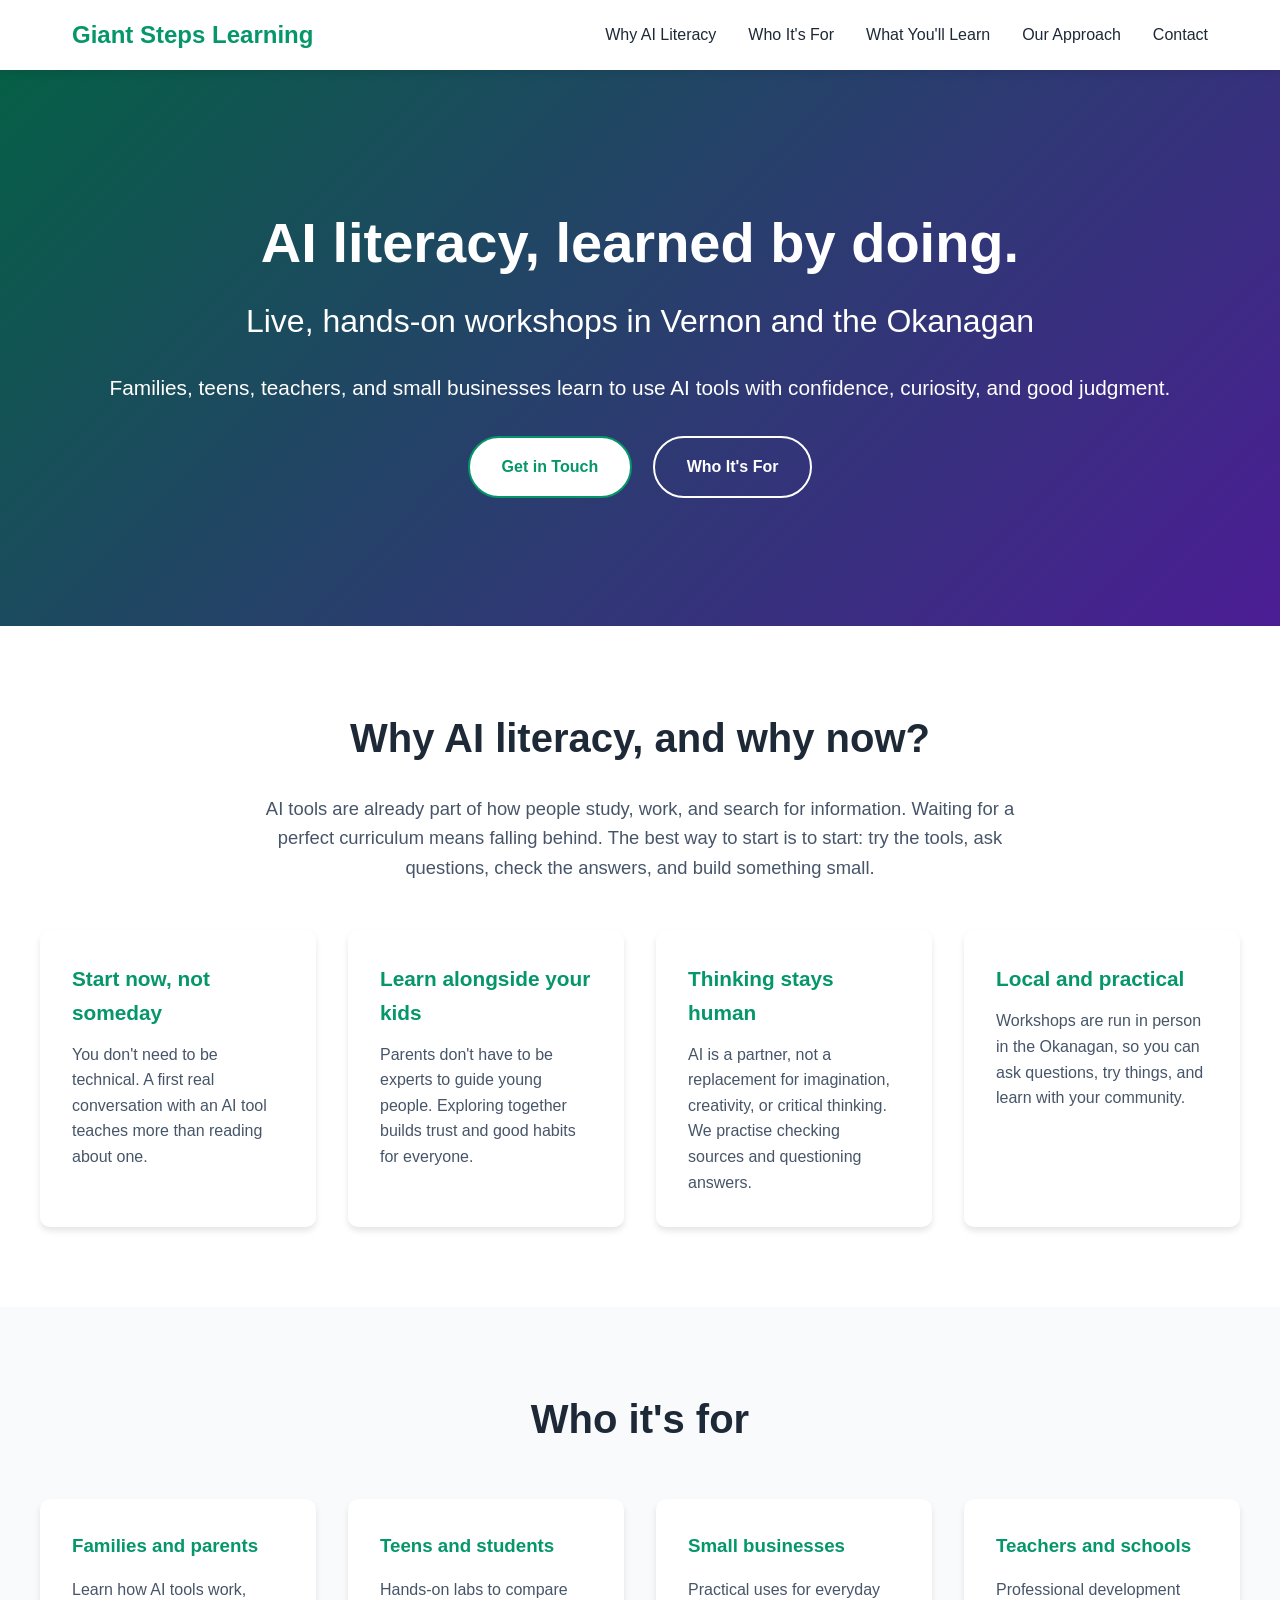
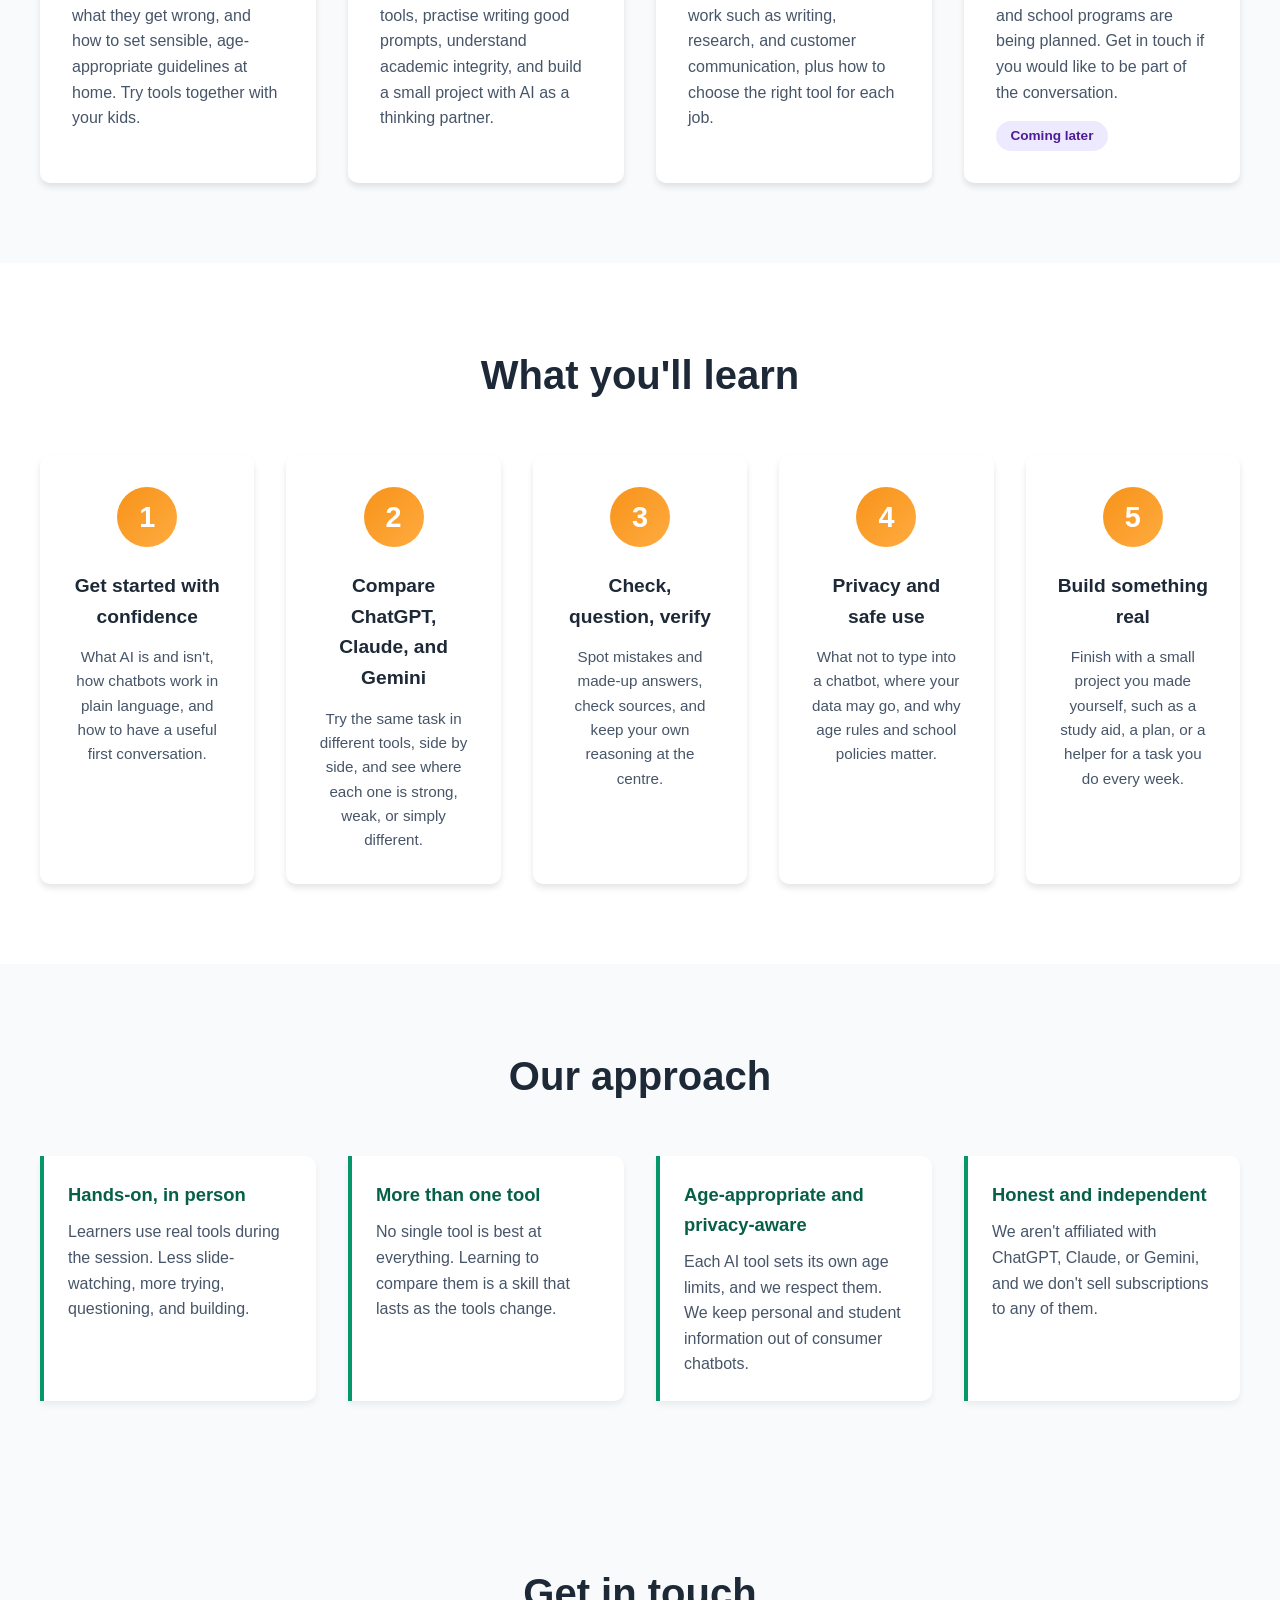
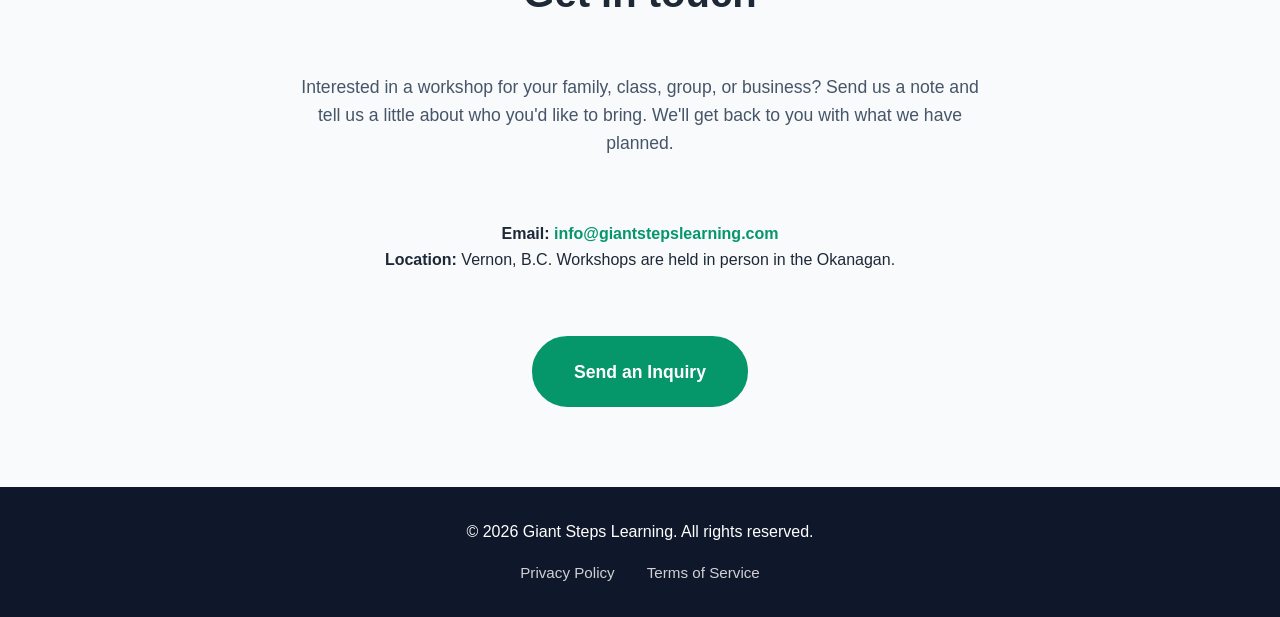
<file: index.html>
<!DOCTYPE html>
<html lang="en">
<head>
    <meta charset="UTF-8">
    <meta name="viewport" content="width=device-width, initial-scale=1.0">
    <title>AI Literacy Workshops in Vernon, B.C. | Giant Steps Learning</title>
    <meta name="description" content="Giant Steps Learning offers live, hands-on AI literacy workshops in Vernon and the Okanagan for families, teens, teachers, and small businesses. Learn ChatGPT, Claude, and Gemini side by side.">
    <link rel="stylesheet" href="style.css?v=20261115">
</head>
<body>
    <nav>
        <div class="nav-container">
            <a class="logo" href="index.html">Giant Steps Learning</a>
            <ul class="nav-links">
                <li><a href="#why-ai">Why AI Literacy</a></li>
                <li><a href="#who-its-for">Who It's For</a></li>
                <li><a href="#what-you-learn">What You'll Learn</a></li>
                <li><a href="#approach">Our Approach</a></li>
                <li><a href="#contact">Contact</a></li>
            </ul>
        </div>
    </nav>

    <section class="hero">
        <div class="hero-content">
            <h1>AI literacy, learned by doing.</h1>
            <h2>Live, hands-on workshops in Vernon and the Okanagan</h2>
            <p>Families, teens, teachers, and small businesses learn to use AI tools with confidence, curiosity, and good judgment.</p>
            <a href="#contact" class="cta-button">Get in Touch</a>
            <a href="#who-its-for" class="secondary-button">Who It's For</a>
        </div>
    </section>

    <section id="why-ai" class="section">
        <div class="container">
            <h2>Why AI literacy, and why now?</h2>
            <p class="section-lead">AI tools are already part of how people study, work, and search for information. Waiting for a perfect curriculum means falling behind. The best way to start is to start: try the tools, ask questions, check the answers, and build something small.</p>
            <div class="why-btc-grid four-up">
                <div class="btc-benefit">
                    <h3>Start now, not someday</h3>
                    <p>You don't need to be technical. A first real conversation with an AI tool teaches more than reading about one.</p>
                </div>
                <div class="btc-benefit">
                    <h3>Learn alongside your kids</h3>
                    <p>Parents don't have to be experts to guide young people. Exploring together builds trust and good habits for everyone.</p>
                </div>
                <div class="btc-benefit">
                    <h3>Thinking stays human</h3>
                    <p>AI is a partner, not a replacement for imagination, creativity, or critical thinking. We practise checking sources and questioning answers.</p>
                </div>
                <div class="btc-benefit">
                    <h3>Local and practical</h3>
                    <p>Workshops are run in person in the Okanagan, so you can ask questions, try things, and learn with your community.</p>
                </div>
            </div>
        </div>
    </section>

    <section id="who-its-for" class="section alt-bg">
        <div class="container">
            <h2>Who it's for</h2>
            <div class="services-grid four-up">
                <div class="service-card">
                    <h3>Families and parents</h3>
                    <p>Learn how AI tools work, what they get wrong, and how to set sensible, age-appropriate guidelines at home. Try tools together with your kids.</p>
                </div>
                <div class="service-card">
                    <h3>Teens and students</h3>
                    <p>Hands-on labs to compare tools, practise writing good prompts, understand academic integrity, and build a small project with AI as a thinking partner.</p>
                </div>
                <div class="service-card">
                    <h3>Small businesses</h3>
                    <p>Practical uses for everyday work such as writing, research, and customer communication, plus how to choose the right tool for each job.</p>
                </div>
                <div class="service-card">
                    <h3>Teachers and schools</h3>
                    <p>Professional development and school programs are being planned. Get in touch if you would like to be part of the conversation.</p>
                    <span class="badge">Coming later</span>
                </div>
            </div>
        </div>
    </section>

    <section id="what-you-learn" class="section">
        <div class="container">
            <h2>What you'll learn</h2>
            <div class="steps-container five-up">
                <div class="step">
                    <div class="step-number">1</div>
                    <h3>Get started with confidence</h3>
                    <p>What AI is and isn't, how chatbots work in plain language, and how to have a useful first conversation.</p>
                </div>
                <div class="step">
                    <div class="step-number">2</div>
                    <h3>Compare ChatGPT, Claude, and Gemini</h3>
                    <p>Try the same task in different tools, side by side, and see where each one is strong, weak, or simply different.</p>
                </div>
                <div class="step">
                    <div class="step-number">3</div>
                    <h3>Check, question, verify</h3>
                    <p>Spot mistakes and made-up answers, check sources, and keep your own reasoning at the centre.</p>
                </div>
                <div class="step">
                    <div class="step-number">4</div>
                    <h3>Privacy and safe use</h3>
                    <p>What not to type into a chatbot, where your data may go, and why age rules and school policies matter.</p>
                </div>
                <div class="step">
                    <div class="step-number">5</div>
                    <h3>Build something real</h3>
                    <p>Finish with a small project you made yourself, such as a study aid, a plan, or a helper for a task you do every week.</p>
                </div>
            </div>
        </div>
    </section>

    <section id="approach" class="section alt-bg">
        <div class="container">
            <h2>Our approach</h2>
            <div class="approach-grid">
                <div class="approach-item">
                    <h3>Hands-on, in person</h3>
                    <p>Learners use real tools during the session. Less slide-watching, more trying, questioning, and building.</p>
                </div>
                <div class="approach-item">
                    <h3>More than one tool</h3>
                    <p>No single tool is best at everything. Learning to compare them is a skill that lasts as the tools change.</p>
                </div>
                <div class="approach-item">
                    <h3>Age-appropriate and privacy-aware</h3>
                    <p>Each AI tool sets its own age limits, and we respect them. We keep personal and student information out of consumer chatbots.</p>
                </div>
                <div class="approach-item">
                    <h3>Honest and independent</h3>
                    <p>We aren't affiliated with ChatGPT, Claude, or Gemini, and we don't sell subscriptions to any of them.</p>
                </div>
            </div>
        </div>
    </section>


    <section id="contact" class="section alt-bg">
        <div class="container">
            <h2>Get in touch</h2>
            <div class="contact-info">
                <p>Interested in a workshop for your family, class, group, or business? Send us a note and tell us a little about who you'd like to bring. We'll get back to you with what we have planned.</p>
                <div class="contact-details">
                    <p><strong>Email:</strong> <a href="mailto:info@giantstepslearning.com?subject=AI%20Literacy%20Inquiry">info@giantstepslearning.com</a></p>
                    <p><strong>Location:</strong> Vernon, B.C. Workshops are held in person in the Okanagan.</p>
                </div>
                <a href="mailto:info@giantstepslearning.com?subject=AI%20Literacy%20Inquiry" class="cta-button large">Send an Inquiry</a>
            </div>
        </div>
    </section>

    <footer>
        <div class="container">
            <p>&copy; 2026 Giant Steps Learning. All rights reserved.</p>
            <div class="footer-links">
                <a href="privacy.html">Privacy Policy</a>
                <a href="terms.html">Terms of Service</a>
            </div>
        </div>
    </footer>
</body>
</html>
</file>
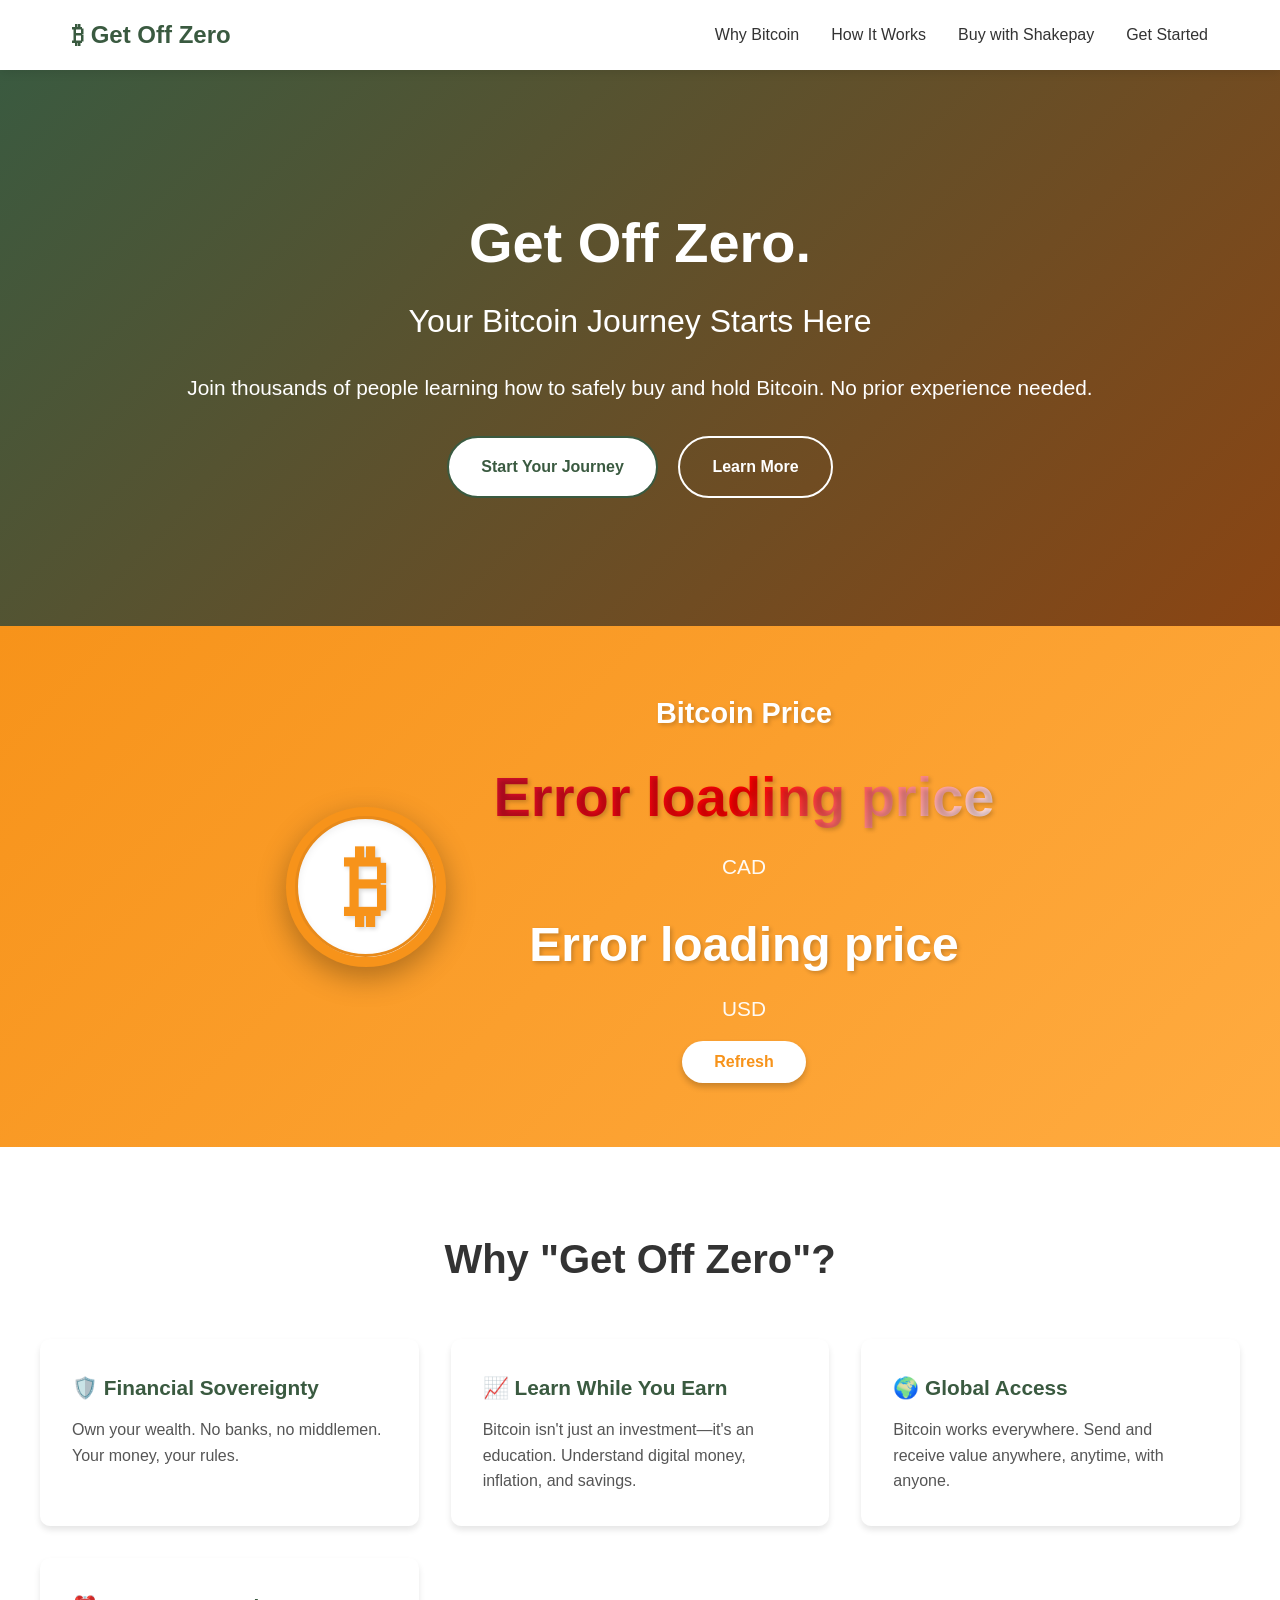
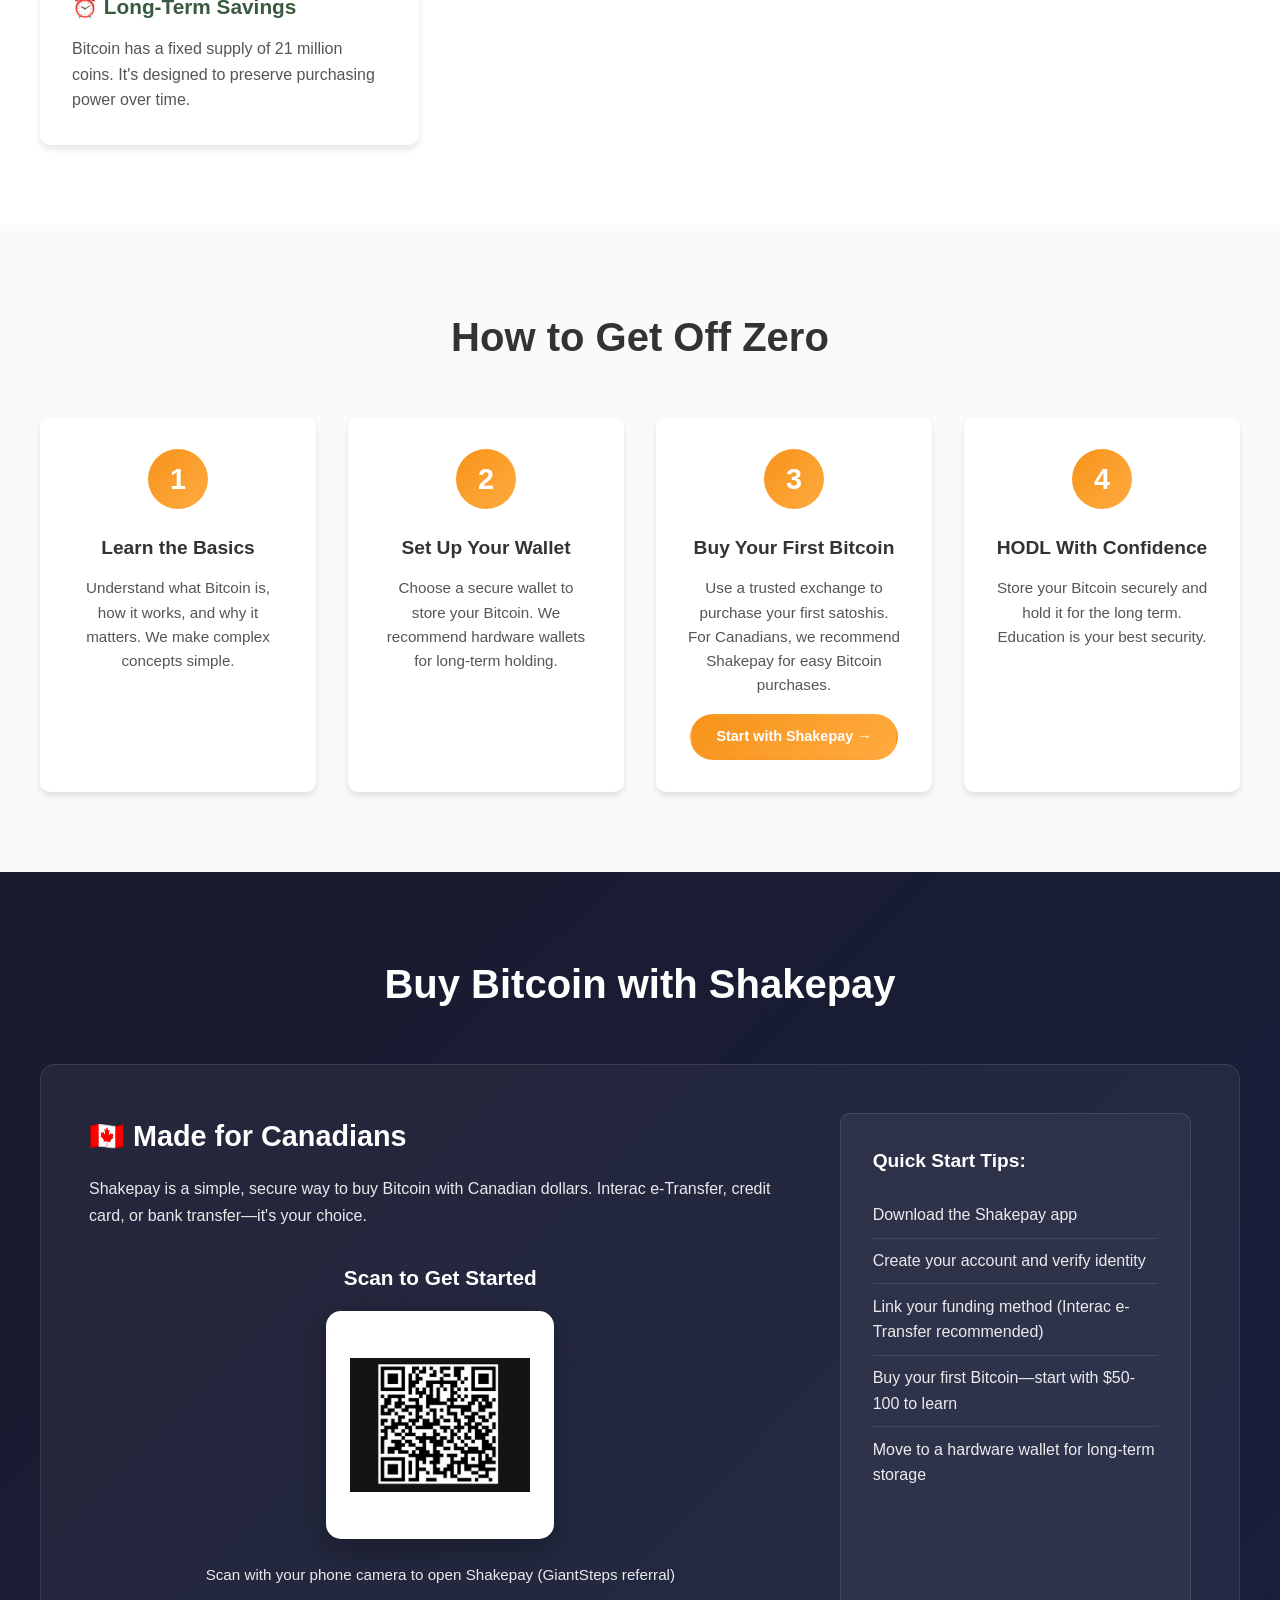
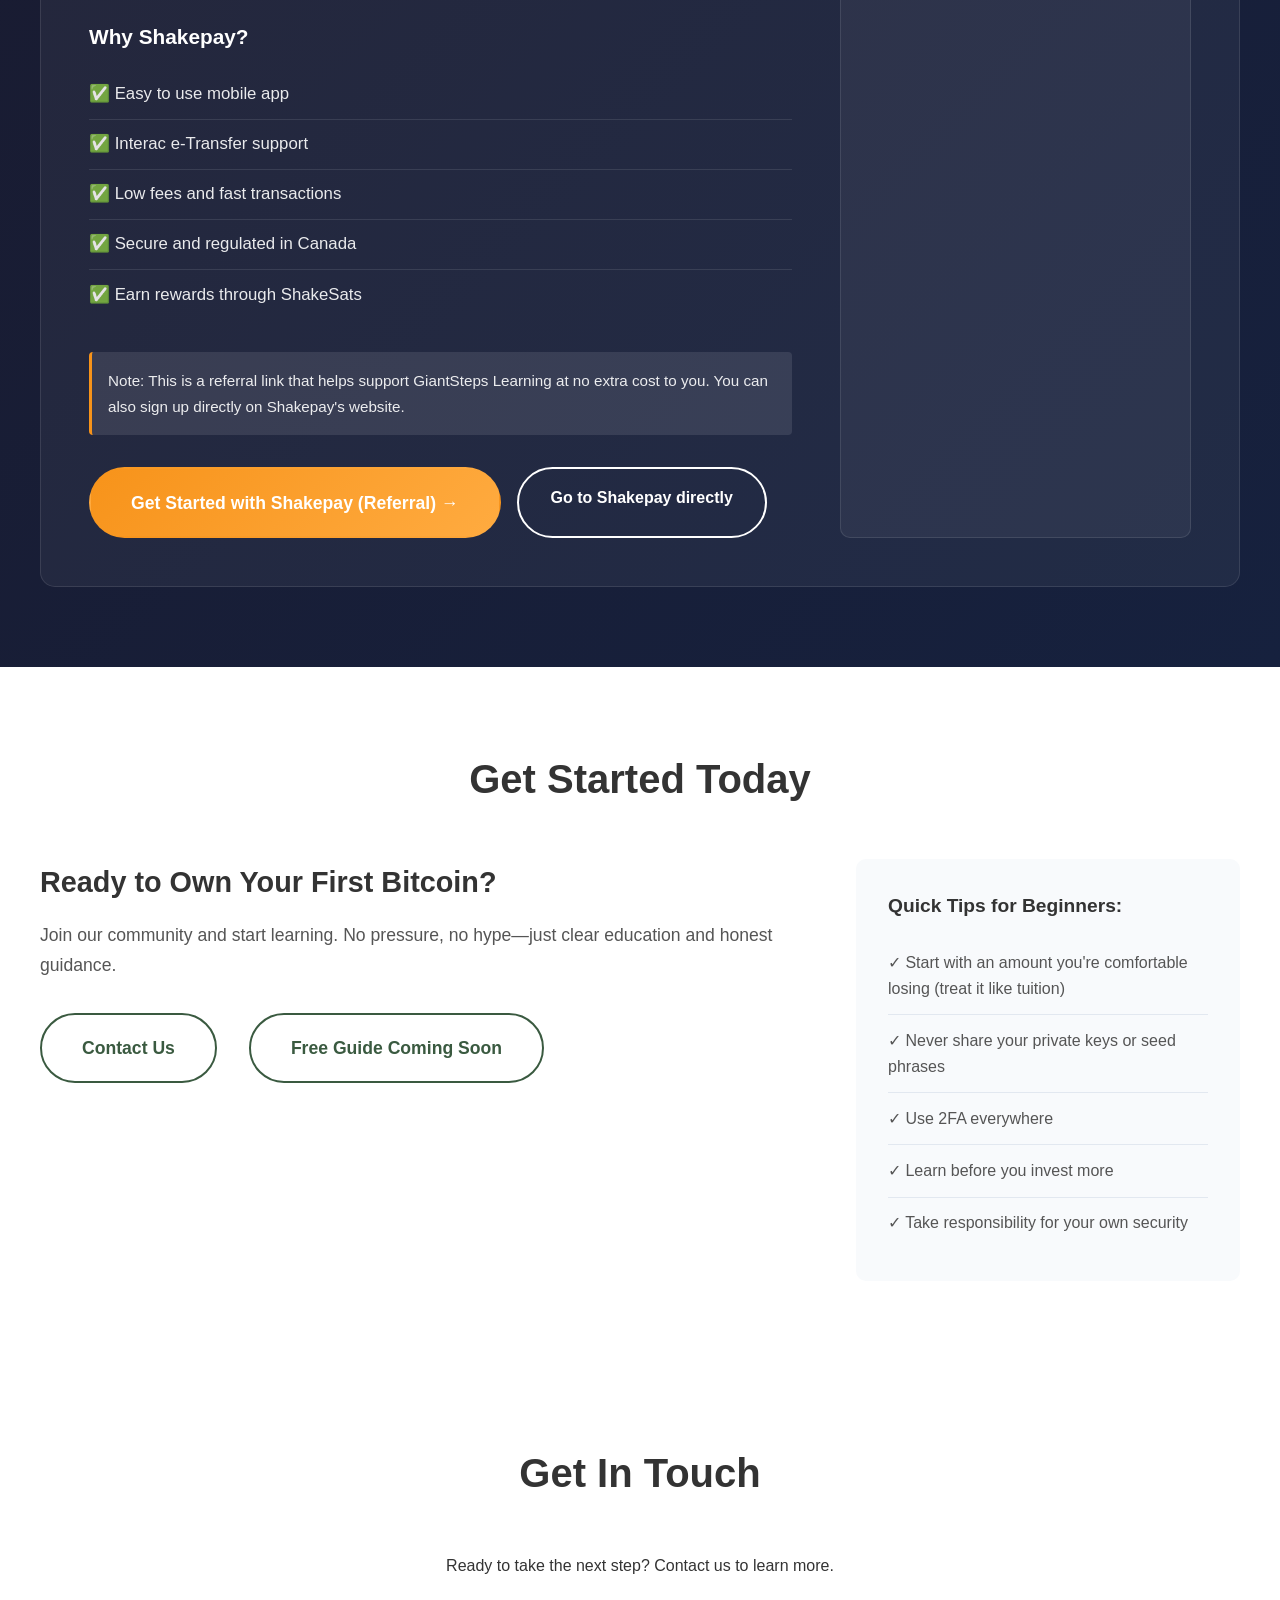
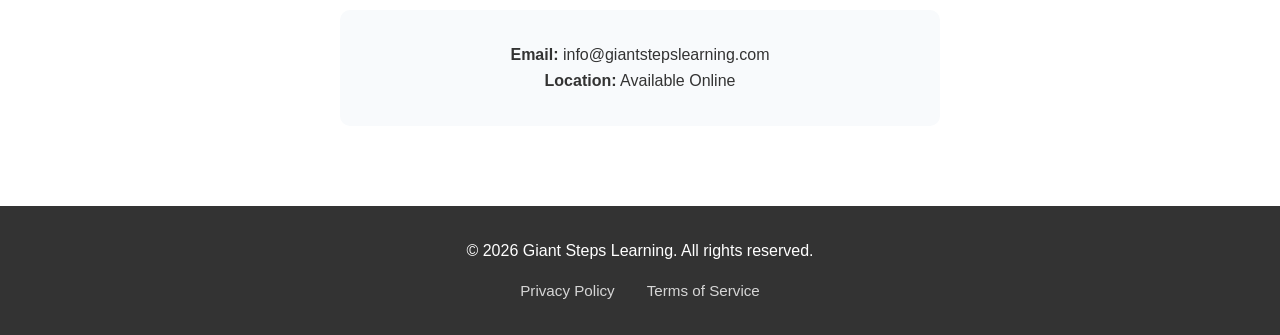
<file: gsl-site/index.html>
<!DOCTYPE html>
<html lang="en">
<head>
    <meta charset="UTF-8">
    <meta name="viewport" content="width=device-width, initial-scale=1.0">
    <title>Get Off Zero with Bitcoin | Giant Steps Learning</title>
    <link rel="stylesheet" href="style.css">
    <script async src="https://pagead2.googlesyndication.com/pagead/js/adsbygoogle.js?client=ca-pub-6392937015017586"
     crossorigin="anonymous"></script>
</head>
<body>
    <nav>
        <div class="nav-container">
            <div class="logo">₿ Get Off Zero</div>
            <ul class="nav-links">
                <li><a href="#why-btc">Why Bitcoin</a></li>
                <li><a href="#how-it-works">How It Works</a></li>
                <li><a href="#shakepay">Buy with Shakepay</a></li>
                <li><a href="#get-started">Get Started</a></li>
            </ul>
        </div>
    </nav>

    <section class="hero">
        <div class="hero-content">
            <h1>Get Off Zero.</h1>
            <h2>Your Bitcoin Journey Starts Here</h2>
            <p>Join thousands of people learning how to safely buy and hold Bitcoin. No prior experience needed.</p>
            <a href="#get-started" class="cta-button">Start Your Journey</a>
            <a href="#why-btc" class="secondary-button">Learn More</a>
        </div>
    </section>

    <!-- Bitcoin Price Tracker -->
    <section class="btc-tracker">
        <div class="btc-tracker-content">
            <div class="btc-logo">
                <div class="btc-circle">
                    <span class="btc-symbol">₿</span>
                </div>
            </div>
            <div class="btc-info">
                <h3>Bitcoin Price</h3>
                <p class="btc-price" id="btcPrice">Loading...</p>
                <p class="btc-currency">CAD</p>
                <p class="btc-price-usd" id="btcPriceUSD">Loading...</p>
                <p class="btc-currency">USD</p>
                <button class="btc-refresh" onclick="fetchBTCPrice()">Refresh</button>
            </div>
        </div>
    </section>

    <section id="why-btc" class="section">
        <div class="container">
            <h2>Why "Get Off Zero"?</h2>
            <div class="why-btc-grid">
                <div class="btc-benefit">
                    <h3>🛡️ Financial Sovereignty</h3>
                    <p>Own your wealth. No banks, no middlemen. Your money, your rules.</p>
                </div>
                <div class="btc-benefit">
                    <h3>📈 Learn While You Earn</h3>
                    <p>Bitcoin isn't just an investment—it's an education. Understand digital money, inflation, and savings.</p>
                </div>
                <div class="btc-benefit">
                    <h3>🌍 Global Access</h3>
                    <p>Bitcoin works everywhere. Send and receive value anywhere, anytime, with anyone.</p>
                </div>
                <div class="btc-benefit">
                    <h3>⏰ Long-Term Savings</h3>
                    <p>Bitcoin has a fixed supply of 21 million coins. It's designed to preserve purchasing power over time.</p>
                </div>
            </div>
        </div>
    </section>

    <section id="how-it-works" class="section alt-bg">
        <div class="container">
            <h2>How to Get Off Zero</h2>
            <div class="steps-container">
                <div class="step">
                    <div class="step-number">1</div>
                    <h3>Learn the Basics</h3>
                    <p>Understand what Bitcoin is, how it works, and why it matters. We make complex concepts simple.</p>
                </div>
                <div class="step">
                    <div class="step-number">2</div>
                    <h3>Set Up Your Wallet</h3>
                    <p>Choose a secure wallet to store your Bitcoin. We recommend hardware wallets for long-term holding.</p>
                </div>
                <div class="step">
                    <div class="step-number">3</div>
                    <h3>Buy Your First Bitcoin</h3>
                    <p>Use a trusted exchange to purchase your first satoshis. For Canadians, we recommend Shakepay for easy Bitcoin purchases.</p>
                    <a href="https://shakepay.me/r/VNRET3X" class="step-cta" target="_blank" rel="noopener noreferrer">Start with Shakepay →</a>
                </div>
                <div class="step">
                    <div class="step-number">4</div>
                    <h3>HODL With Confidence</h3>
                    <p>Store your Bitcoin securely and hold it for the long term. Education is your best security.</p>
                </div>
            </div>
        </div>
    </section>

    <!-- Shakepay Section -->
    <section id="shakepay" class="section">
        <div class="container">
            <h2>Buy Bitcoin with Shakepay</h2>
            <div class="shakepay-card">
                <div class="shakepay-content">
                    <h3>🇨🇦 Made for Canadians</h3>
                    <p>Shakepay is a simple, secure way to buy Bitcoin with Canadian dollars. Interac e-Transfer, credit card, or bank transfer—it's your choice.</p>
                    
                    <div class="qr-container">
                        <h4>Scan to Get Started</h4>
                        <div class="qr-code">
                            <img src="shakepay-qr.jpg" alt="Shakepay referral QR code" class="qr-image">
                        </div>
                        <p class="qr-caption">Scan with your phone camera to open Shakepay (GiantSteps referral)</p>
                    </div>
                    
                    <h4>Why Shakepay?</h4>
                    <ul class="shakepay-features">
                        <li>✅ Easy to use mobile app</li>
                        <li>✅ Interac e-Transfer support</li>
                        <li>✅ Low fees and fast transactions</li>
                        <li>✅ Secure and regulated in Canada</li>
                        <li>✅ Earn rewards through ShakeSats</li>
                    </ul>
                    
                    <p class="referral-disclosure">Note: This is a referral link that helps support GiantSteps Learning at no extra cost to you. You can also sign up directly on Shakepay's website.</p>
                    
                    <div class="referral-buttons">
                        <a href="https://shakepay.me/r/VNRET3X" class="shakepay-button" target="_blank" rel="noopener noreferrer">Get Started with Shakepay (Referral) →</a>
                        <a href="https://shakepay.com" class="secondary-button" target="_blank" rel="noopener noreferrer">Go to Shakepay directly</a>
                    </div>
                </div>
                <div class="shakepay-tips">
                    <h4>Quick Start Tips:</h4>
                    <ul>
                        <li>Download the Shakepay app</li>
                        <li>Create your account and verify identity</li>
                        <li>Link your funding method (Interac e-Transfer recommended)</li>
                        <li>Buy your first Bitcoin—start with $50-100 to learn</li>
                        <li>Move to a hardware wallet for long-term storage</li>
                    </ul>
                </div>
            </div>
        </div>
    </section>

    <section id="get-started" class="section">
        <div class="container">
            <h2>Get Started Today</h2>
            <div class="cta-section">
                <div class="cta-content">
                    <h3>Ready to Own Your First Bitcoin?</h3>
                    <p>Join our community and start learning. No pressure, no hype—just clear education and honest guidance.</p>
                    <div class="cta-buttons">
                        <a href="mailto:info@giantstepslearning.com" class="cta-button large">Contact Us</a>
                        <a href="#" class="cta-button secondary large">Free Guide Coming Soon</a>
                    </div>
                </div>
                <div class="cta-tips">
                    <h4>Quick Tips for Beginners:</h4>
                    <ul>
                        <li>✓ Start with an amount you're comfortable losing (treat it like tuition)</li>
                        <li>✓ Never share your private keys or seed phrases</li>
                        <li>✓ Use 2FA everywhere</li>
                        <li>✓ Learn before you invest more</li>
                        <li>✓ Take responsibility for your own security</li>
                    </ul>
                </div>
            </div>
        </div>
    </section>

    <section id="contact" class="section">
        <div class="container">
            <h2>Get In Touch</h2>
            <div class="contact-info">
                <p>Ready to take the next step? Contact us to learn more.</p>
                <div class="contact-details">
                    <p><strong>Email:</strong> info@giantstepslearning.com</p>
                    <p><strong>Location:</strong> Available Online</p>
                </div>
            </div>
        </div>
    </section>

    <footer>
        <div class="container">
            <p>&copy; 2026 Giant Steps Learning. All rights reserved.</p>
            <div class="footer-links">
                <a href="privacy.html">Privacy Policy</a>
                <a href="terms.html">Terms of Service</a>
            </div>
        </div>
    </footer>

    <script>
        async function fetchBTCPrice() {
            const priceElement = document.getElementById("btcPrice");
            const priceUSDElement = document.getElementById("btcPriceUSD");
            priceElement.textContent = "Loading...";
            priceUSDElement.textContent = "Loading...";
            
            try {
                const response = await fetch("https://api.coingecko.com/api/v3/simple/price?ids=bitcoin&vs_currencies=cad,usd");
                const data = await response.json();
                const priceCAD = data.bitcoin.cad;
                const priceUSD = data.bitcoin.usd;
                priceElement.textContent = "$" + priceCAD.toLocaleString("en-CA", { minimumFractionDigits: 2, maximumFractionDigits: 2 });
                priceUSDElement.textContent = "$" + priceUSD.toLocaleString("en-US", { minimumFractionDigits: 2, maximumFractionDigits: 2 });
            } catch (error) {
                priceElement.textContent = "Error loading price";
                priceUSDElement.textContent = "Error loading price";
                console.error("Error fetching BTC price:", error);
            }
        }

        // Fetch price on page load
        fetchBTCPrice();

        // Auto-refresh every 60 seconds
        setInterval(fetchBTCPrice, 60000);
    </script>
</body>
</html>
</file>
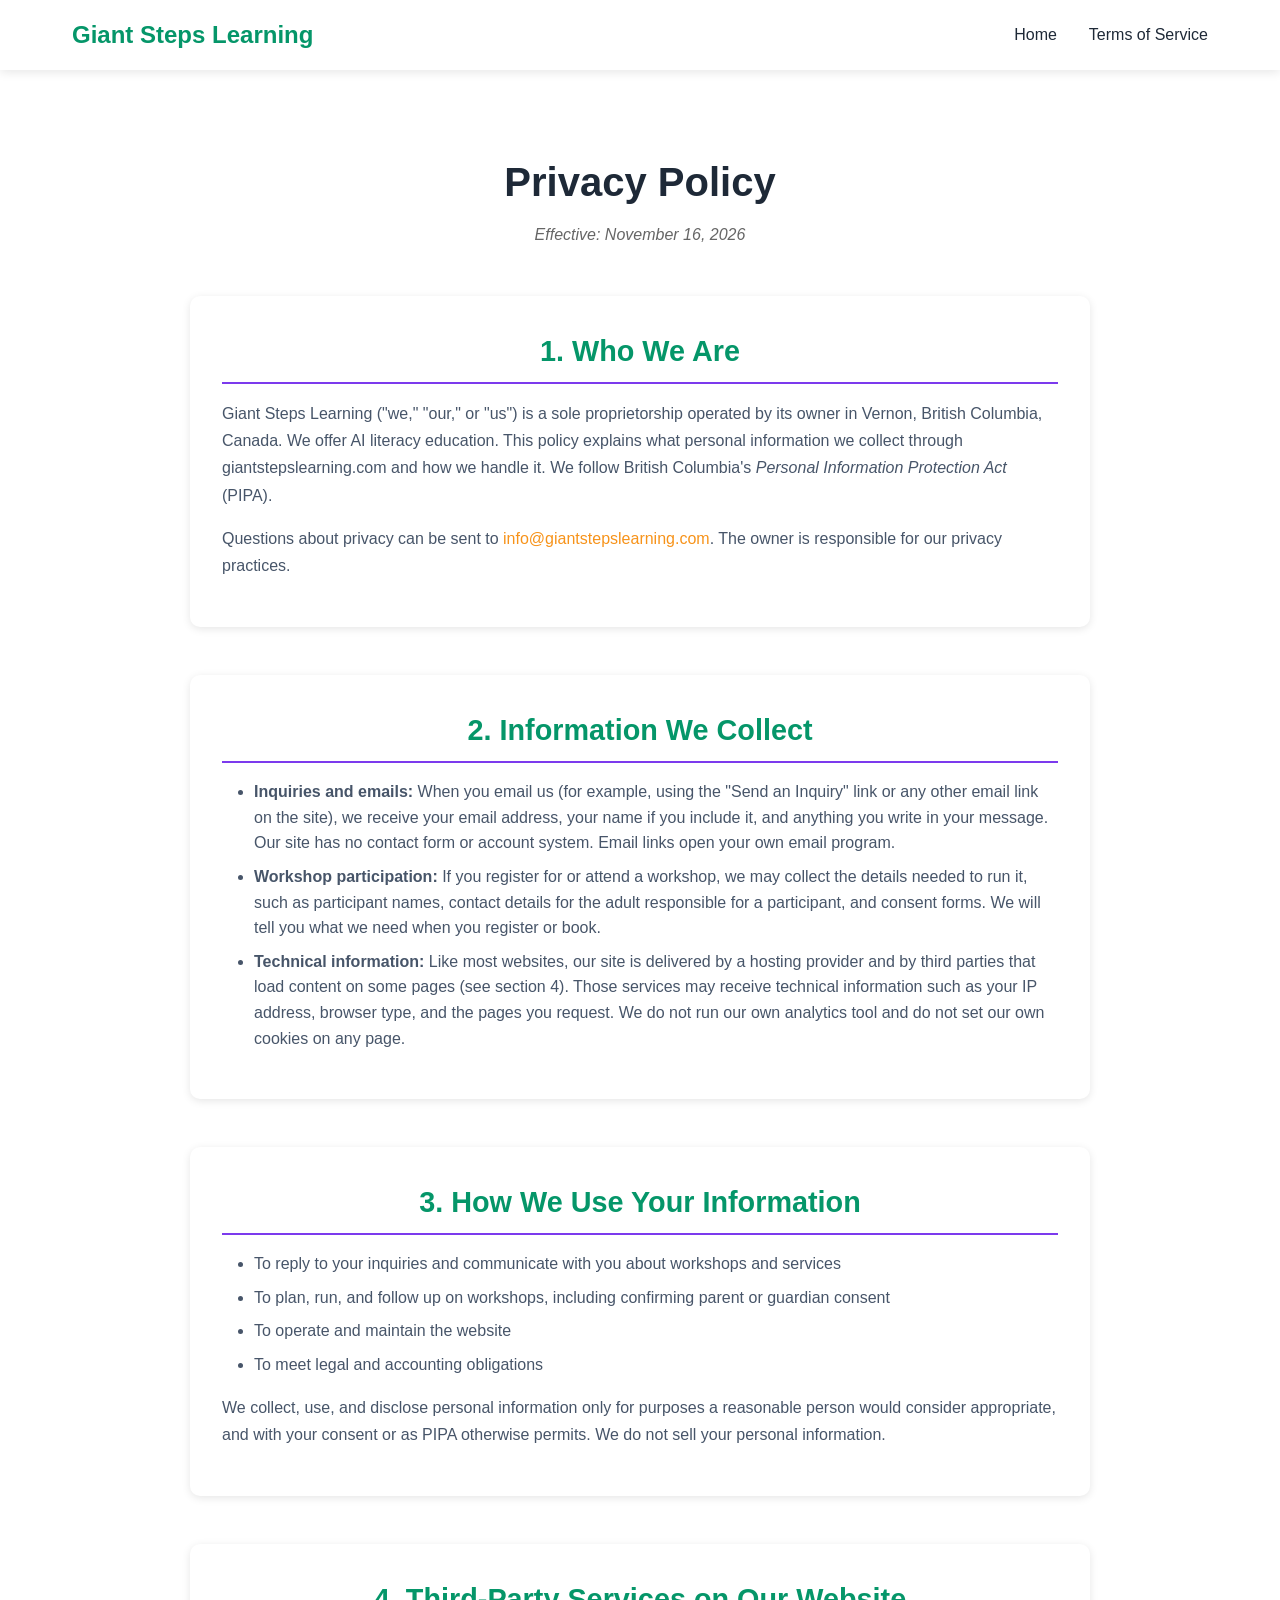
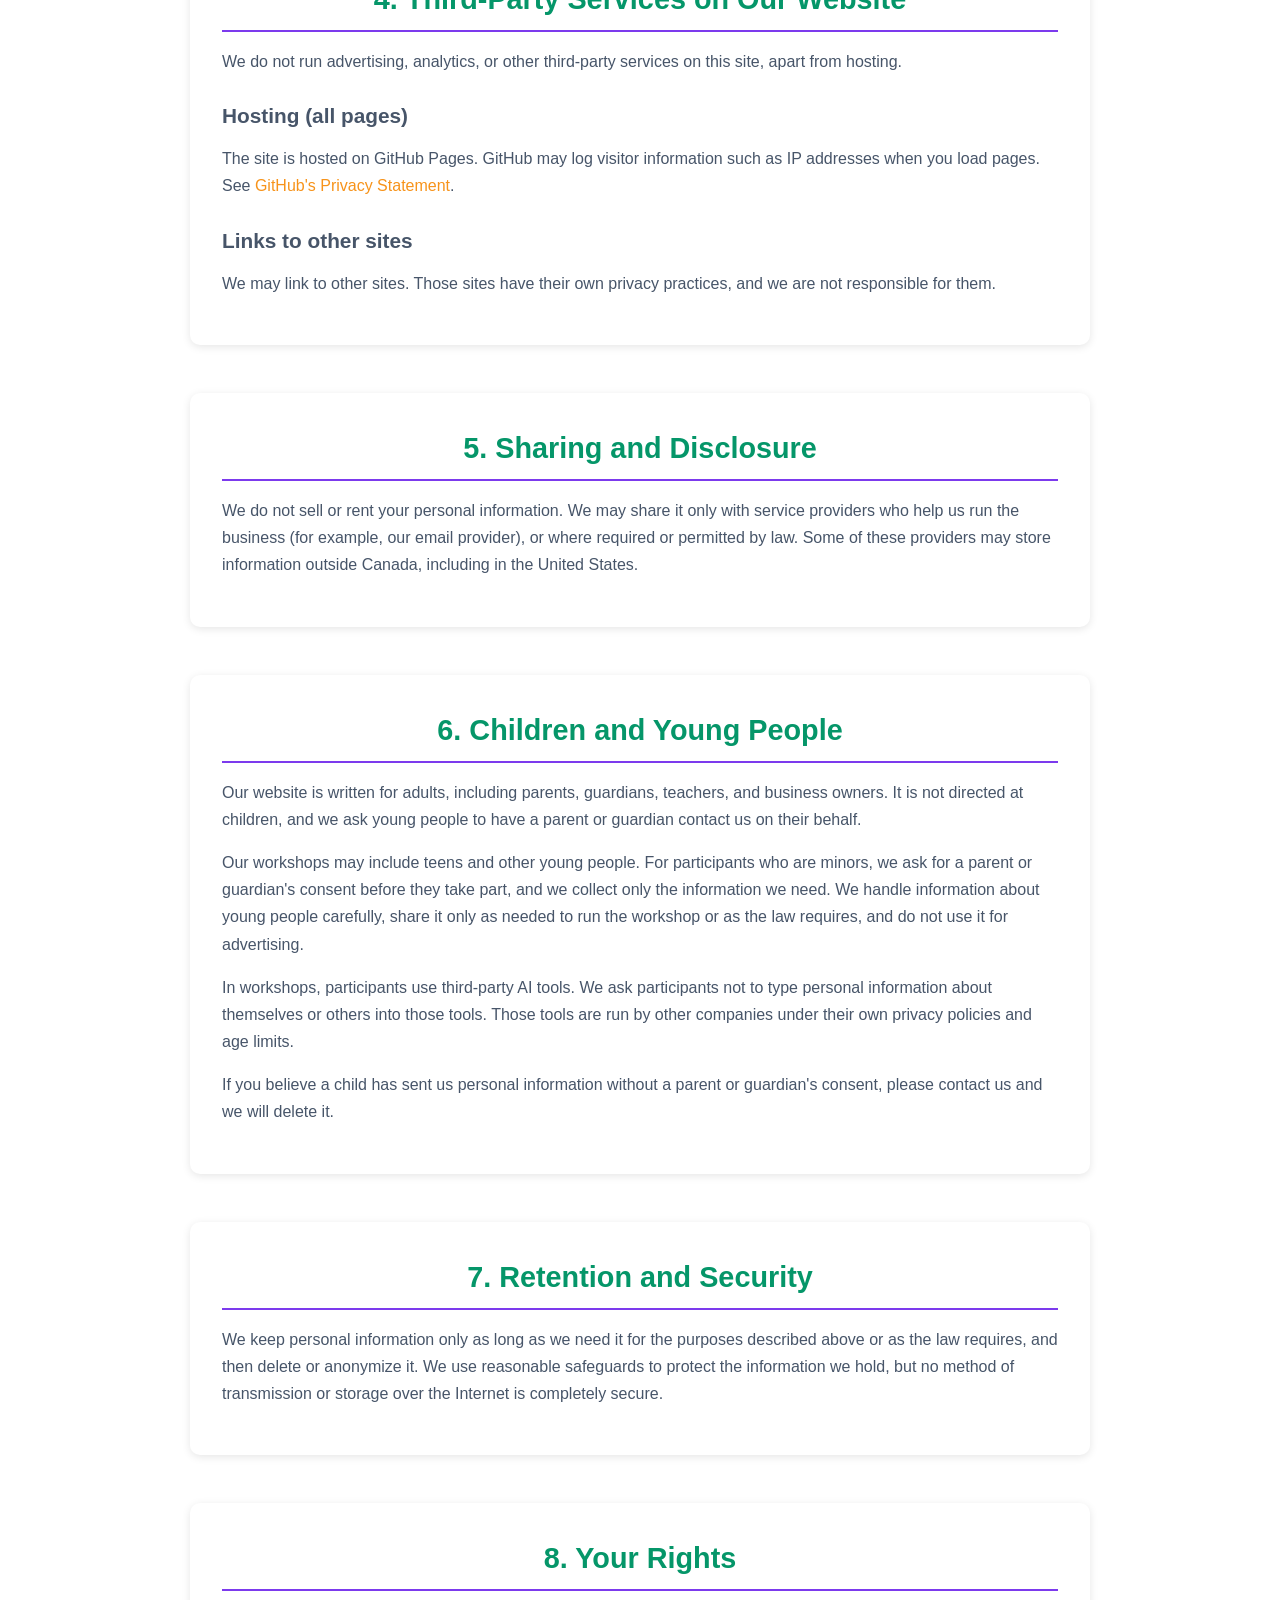
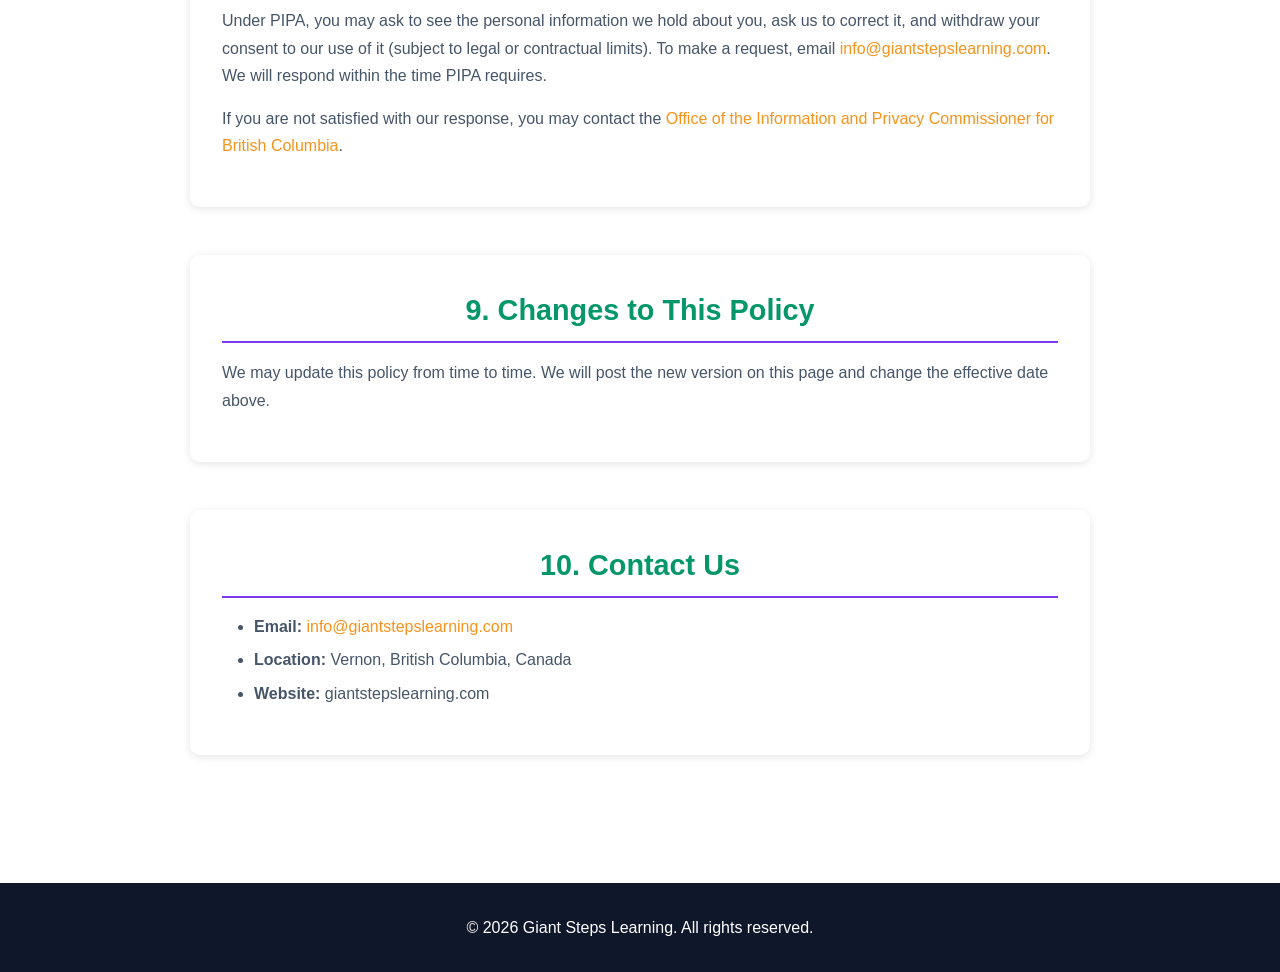
<file: privacy.html>
<!DOCTYPE html>
<html lang="en">
<head>
    <meta charset="UTF-8">
    <meta name="viewport" content="width=device-width, initial-scale=1.0">
    <title>Privacy Policy | Giant Steps Learning</title>
    <link rel="stylesheet" href="style.css?v=20261115">
</head>
<body>
    <nav>
        <div class="nav-container">
            <a class="logo" href="index.html">Giant Steps Learning</a>
            <ul class="nav-links">
                <li><a href="index.html">Home</a></li>
                <li><a href="terms.html">Terms of Service</a></li>
            </ul>
        </div>
    </nav>

    <section class="section">
        <div class="container">
            <div class="policy-content">
                <h1>Privacy Policy</h1>
                <p class="last-updated">Effective: November 16, 2026</p>

                <section class="policy-section">
                    <h2>1. Who We Are</h2>
                    <p>Giant Steps Learning ("we," "our," or "us") is a sole proprietorship operated by its owner in Vernon, British Columbia, Canada. We offer AI literacy education. This policy explains what personal information we collect through giantstepslearning.com and how we handle it. We follow British Columbia's <em>Personal Information Protection Act</em> (PIPA).</p>
                    <p>Questions about privacy can be sent to <a href="mailto:info@giantstepslearning.com">info@giantstepslearning.com</a>. The owner is responsible for our privacy practices.</p>
                </section>

                <section class="policy-section">
                    <h2>2. Information We Collect</h2>
                    <ul>
                        <li><strong>Inquiries and emails:</strong> When you email us (for example, using the "Send an Inquiry" link or any other email link on the site), we receive your email address, your name if you include it, and anything you write in your message. Our site has no contact form or account system. Email links open your own email program.</li>
                        <li><strong>Workshop participation:</strong> If you register for or attend a workshop, we may collect the details needed to run it, such as participant names, contact details for the adult responsible for a participant, and consent forms. We will tell you what we need when you register or book.</li>
                        <li><strong>Technical information:</strong> Like most websites, our site is delivered by a hosting provider and by third parties that load content on some pages (see section 4). Those services may receive technical information such as your IP address, browser type, and the pages you request. We do not run our own analytics tool and do not set our own cookies on any page.</li>
                    </ul>
                </section>

                <section class="policy-section">
                    <h2>3. How We Use Your Information</h2>
                    <ul>
                        <li>To reply to your inquiries and communicate with you about workshops and services</li>
                        <li>To plan, run, and follow up on workshops, including confirming parent or guardian consent</li>
                        <li>To operate and maintain the website</li>
                        <li>To meet legal and accounting obligations</li>
                    </ul>
                    <p>We collect, use, and disclose personal information only for purposes a reasonable person would consider appropriate, and with your consent or as PIPA otherwise permits. We do not sell your personal information.</p>
                </section>

                <section class="policy-section">
                    <h2>4. Third-Party Services on Our Website</h2>
                    <p>We do not run advertising, analytics, or other third-party services on this site, apart from hosting.</p>
                    <h3>Hosting (all pages)</h3>
                    <p>The site is hosted on GitHub Pages. GitHub may log visitor information such as IP addresses when you load pages. See <a href="https://docs.github.com/en/site-policy/privacy-policies/github-general-privacy-statement" target="_blank" rel="noopener noreferrer">GitHub's Privacy Statement</a>.</p>
                    <h3>Links to other sites</h3>
                    <p>We may link to other sites. Those sites have their own privacy practices, and we are not responsible for them.</p>
                </section>

                <section class="policy-section">
                    <h2>5. Sharing and Disclosure</h2>
                    <p>We do not sell or rent your personal information. We may share it only with service providers who help us run the business (for example, our email provider), or where required or permitted by law. Some of these providers may store information outside Canada, including in the United States.</p>
                </section>

                <section class="policy-section">
                    <h2>6. Children and Young People</h2>
                    <p>Our website is written for adults, including parents, guardians, teachers, and business owners. It is not directed at children, and we ask young people to have a parent or guardian contact us on their behalf.</p>
                    <p>Our workshops may include teens and other young people. For participants who are minors, we ask for a parent or guardian's consent before they take part, and we collect only the information we need. We handle information about young people carefully, share it only as needed to run the workshop or as the law requires, and do not use it for advertising.</p>
                    <p>In workshops, participants use third-party AI tools. We ask participants not to type personal information about themselves or others into those tools. Those tools are run by other companies under their own privacy policies and age limits.</p>
                    <p>If you believe a child has sent us personal information without a parent or guardian's consent, please contact us and we will delete it.</p>
                </section>

                <section class="policy-section">
                    <h2>7. Retention and Security</h2>
                    <p>We keep personal information only as long as we need it for the purposes described above or as the law requires, and then delete or anonymize it. We use reasonable safeguards to protect the information we hold, but no method of transmission or storage over the Internet is completely secure.</p>
                </section>

                <section class="policy-section">
                    <h2>8. Your Rights</h2>
                    <p>Under PIPA, you may ask to see the personal information we hold about you, ask us to correct it, and withdraw your consent to our use of it (subject to legal or contractual limits). To make a request, email <a href="mailto:info@giantstepslearning.com">info@giantstepslearning.com</a>. We will respond within the time PIPA requires.</p>
                    <p>If you are not satisfied with our response, you may contact the <a href="https://www.oipc.bc.ca" target="_blank" rel="noopener noreferrer">Office of the Information and Privacy Commissioner for British Columbia</a>.</p>
                </section>

                <section class="policy-section">
                    <h2>9. Changes to This Policy</h2>
                    <p>We may update this policy from time to time. We will post the new version on this page and change the effective date above.</p>
                </section>

                <section class="policy-section">
                    <h2>10. Contact Us</h2>
                    <ul>
                        <li><strong>Email:</strong> <a href="mailto:info@giantstepslearning.com">info@giantstepslearning.com</a></li>
                        <li><strong>Location:</strong> Vernon, British Columbia, Canada</li>
                        <li><strong>Website:</strong> giantstepslearning.com</li>
                    </ul>
                </section>
            </div>
        </div>
    </section>

    <footer>
        <div class="container">
            <p>&copy; 2026 Giant Steps Learning. All rights reserved.</p>
        </div>
    </footer>
</body>
</html>
</file>
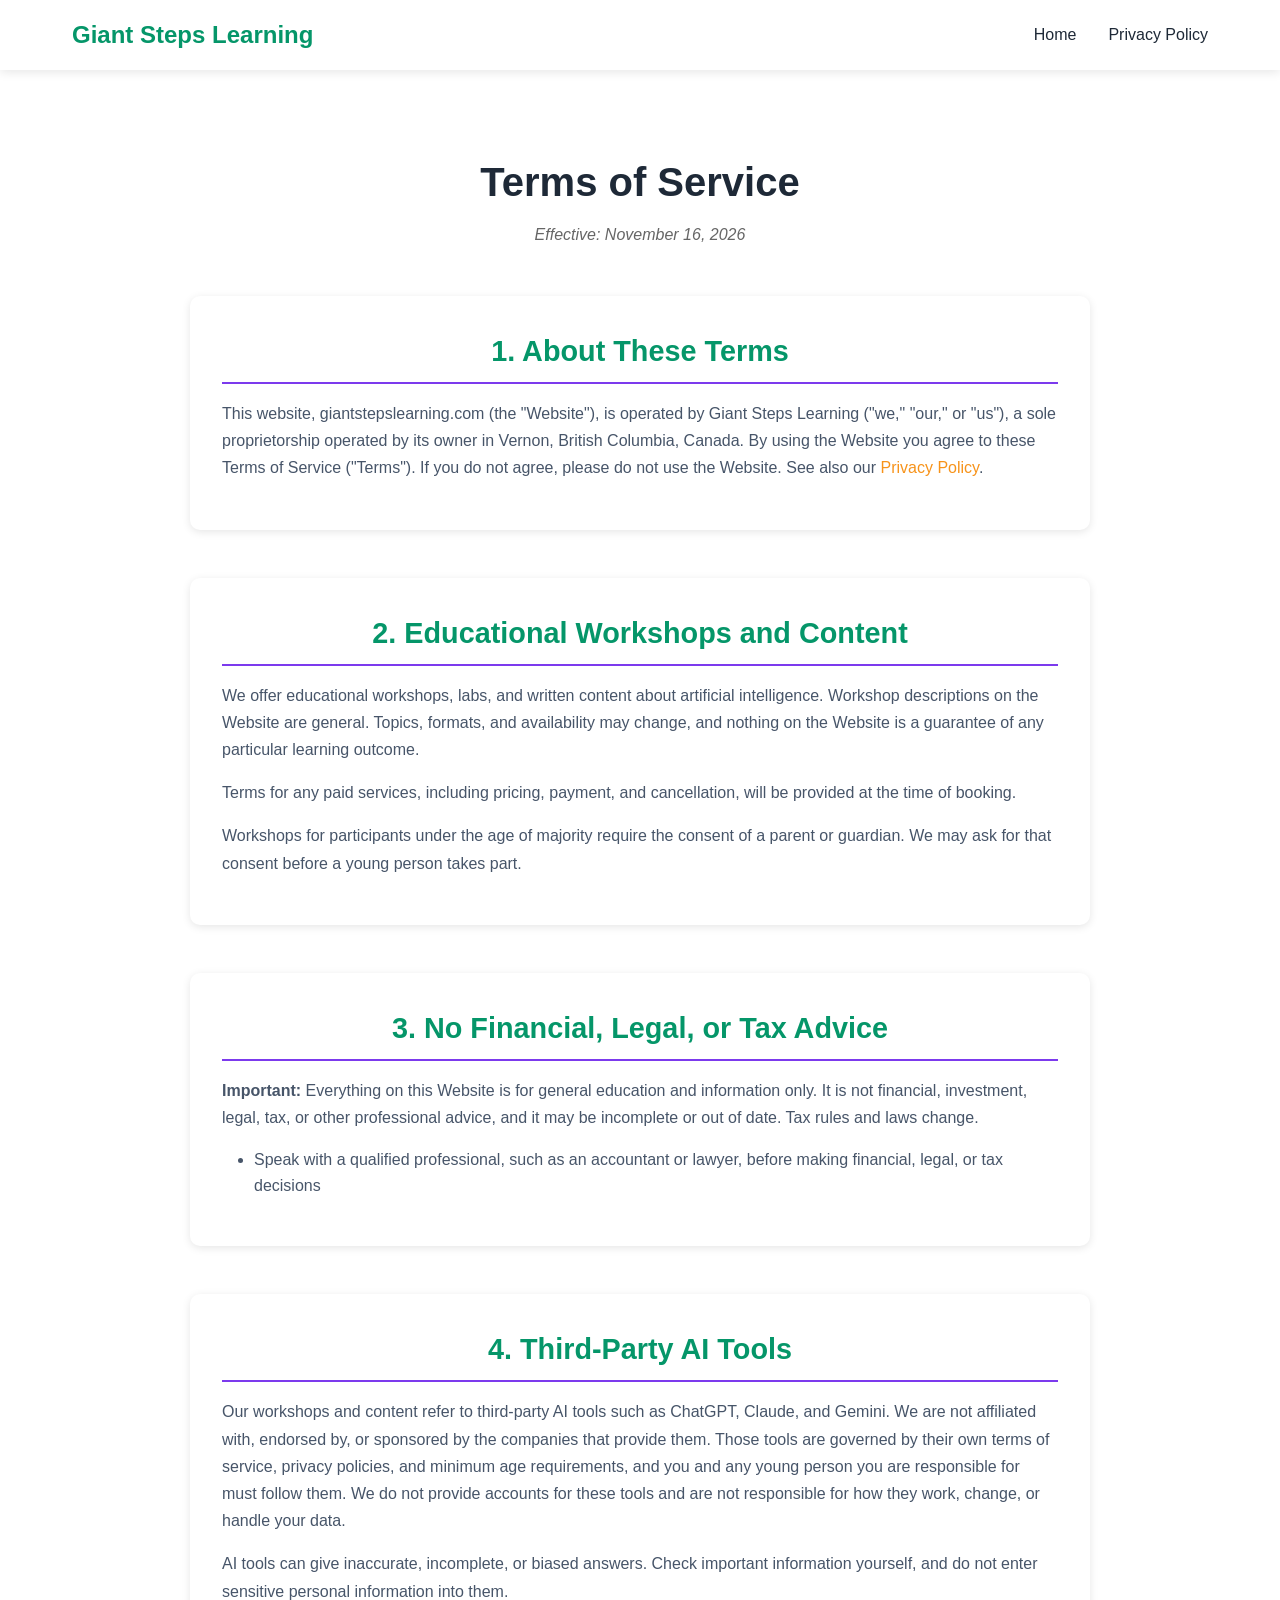
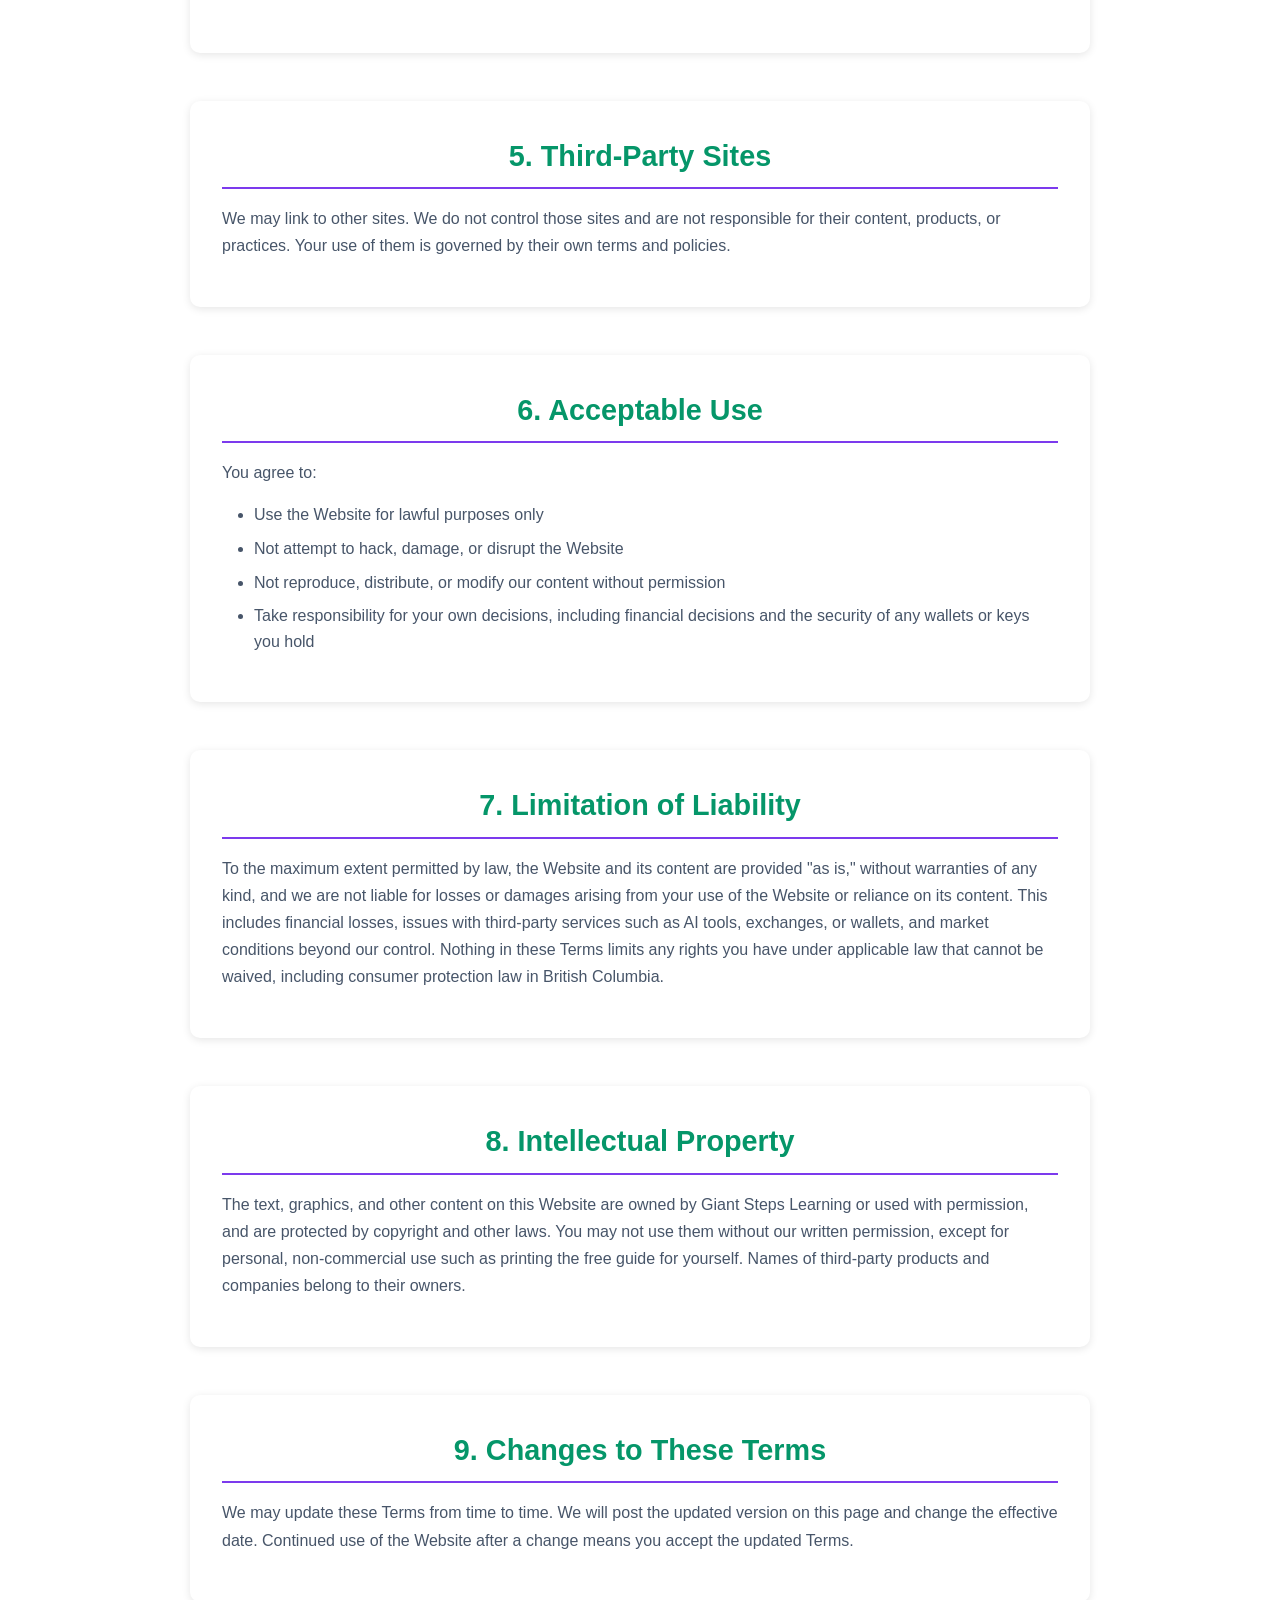
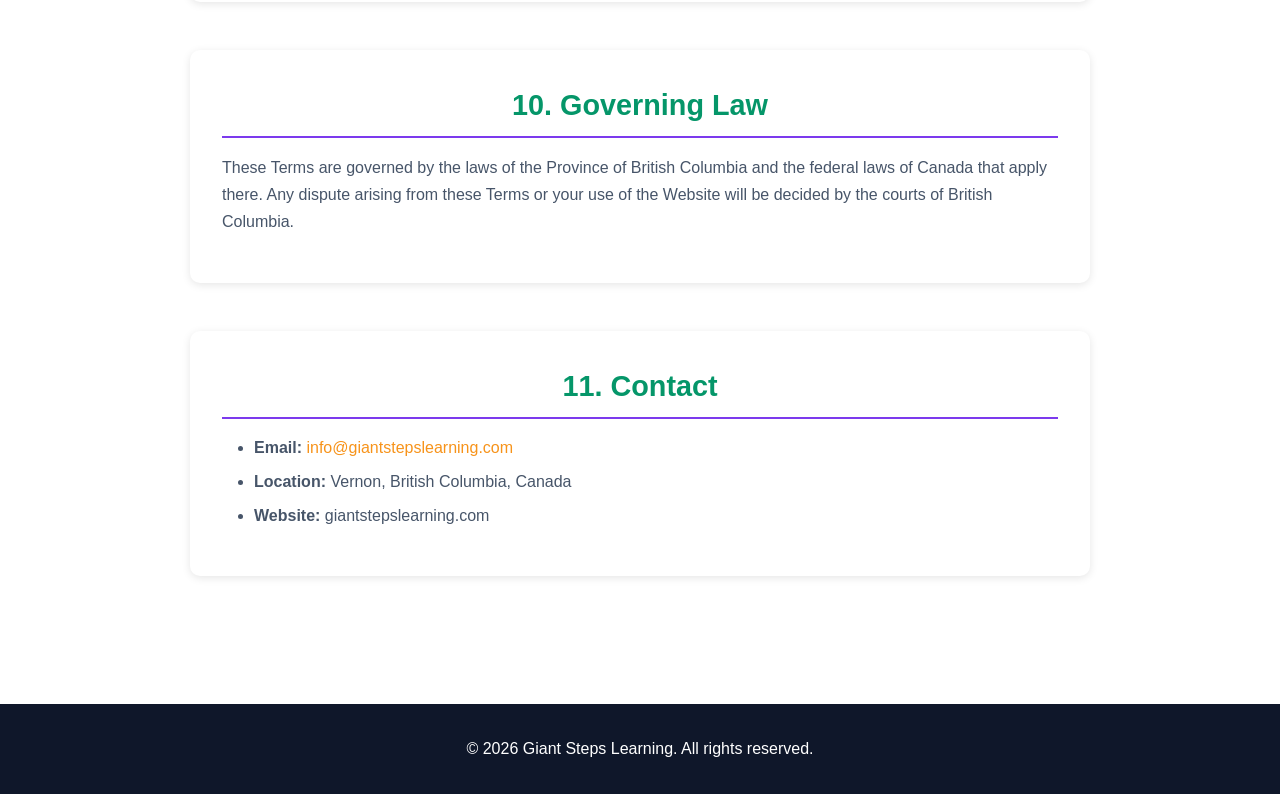
<file: terms.html>
<!DOCTYPE html>
<html lang="en">
<head>
    <meta charset="UTF-8">
    <meta name="viewport" content="width=device-width, initial-scale=1.0">
    <title>Terms of Service | Giant Steps Learning</title>
    <link rel="stylesheet" href="style.css?v=20261115">
</head>
<body>
    <nav>
        <div class="nav-container">
            <a class="logo" href="index.html">Giant Steps Learning</a>
            <ul class="nav-links">
                <li><a href="index.html">Home</a></li>
                <li><a href="privacy.html">Privacy Policy</a></li>
            </ul>
        </div>
    </nav>

    <section class="section">
        <div class="container">
            <div class="policy-content">
                <h1>Terms of Service</h1>
                <p class="last-updated">Effective: November 16, 2026</p>

                <section class="policy-section">
                    <h2>1. About These Terms</h2>
                    <p>This website, giantstepslearning.com (the "Website"), is operated by Giant Steps Learning ("we," "our," or "us"), a sole proprietorship operated by its owner in Vernon, British Columbia, Canada. By using the Website you agree to these Terms of Service ("Terms"). If you do not agree, please do not use the Website. See also our <a href="privacy.html">Privacy Policy</a>.</p>
                </section>

                <section class="policy-section">
                    <h2>2. Educational Workshops and Content</h2>
                    <p>We offer educational workshops, labs, and written content about artificial intelligence. Workshop descriptions on the Website are general. Topics, formats, and availability may change, and nothing on the Website is a guarantee of any particular learning outcome.</p>
                    <p>Terms for any paid services, including pricing, payment, and cancellation, will be provided at the time of booking.</p>
                    <p>Workshops for participants under the age of majority require the consent of a parent or guardian. We may ask for that consent before a young person takes part.</p>
                </section>

                <section class="policy-section">
                    <h2>3. No Financial, Legal, or Tax Advice</h2>
                    <p><strong>Important:</strong> Everything on this Website is for general education and information only. It is not financial, investment, legal, tax, or other professional advice, and it may be incomplete or out of date. Tax rules and laws change.</p>
                    <ul>
                        <li>Speak with a qualified professional, such as an accountant or lawyer, before making financial, legal, or tax decisions</li>
                    </ul>
                </section>

                <section class="policy-section">
                    <h2>4. Third-Party AI Tools</h2>
                    <p>Our workshops and content refer to third-party AI tools such as ChatGPT, Claude, and Gemini. We are not affiliated with, endorsed by, or sponsored by the companies that provide them. Those tools are governed by their own terms of service, privacy policies, and minimum age requirements, and you and any young person you are responsible for must follow them. We do not provide accounts for these tools and are not responsible for how they work, change, or handle your data.</p>
                    <p>AI tools can give inaccurate, incomplete, or biased answers. Check important information yourself, and do not enter sensitive personal information into them.</p>
                </section>

                <section class="policy-section">
                    <h2>5. Third-Party Sites</h2>
                    <p>We may link to other sites. We do not control those sites and are not responsible for their content, products, or practices. Your use of them is governed by their own terms and policies.</p>
                </section>

                <section class="policy-section">
                    <h2>6. Acceptable Use</h2>
                    <p>You agree to:</p>
                    <ul>
                        <li>Use the Website for lawful purposes only</li>
                        <li>Not attempt to hack, damage, or disrupt the Website</li>
                        <li>Not reproduce, distribute, or modify our content without permission</li>
                        <li>Take responsibility for your own decisions, including financial decisions and the security of any wallets or keys you hold</li>
                    </ul>
                </section>

                <section class="policy-section">
                    <h2>7. Limitation of Liability</h2>
                    <p>To the maximum extent permitted by law, the Website and its content are provided "as is," without warranties of any kind, and we are not liable for losses or damages arising from your use of the Website or reliance on its content. This includes financial losses, issues with third-party services such as AI tools, exchanges, or wallets, and market conditions beyond our control. Nothing in these Terms limits any rights you have under applicable law that cannot be waived, including consumer protection law in British Columbia.</p>
                </section>

                <section class="policy-section">
                    <h2>8. Intellectual Property</h2>
                    <p>The text, graphics, and other content on this Website are owned by Giant Steps Learning or used with permission, and are protected by copyright and other laws. You may not use them without our written permission, except for personal, non-commercial use such as printing the free guide for yourself. Names of third-party products and companies belong to their owners.</p>
                </section>

                <section class="policy-section">
                    <h2>9. Changes to These Terms</h2>
                    <p>We may update these Terms from time to time. We will post the updated version on this page and change the effective date. Continued use of the Website after a change means you accept the updated Terms.</p>
                </section>

                <section class="policy-section">
                    <h2>10. Governing Law</h2>
                    <p>These Terms are governed by the laws of the Province of British Columbia and the federal laws of Canada that apply there. Any dispute arising from these Terms or your use of the Website will be decided by the courts of British Columbia.</p>
                </section>

                <section class="policy-section">
                    <h2>11. Contact</h2>
                    <ul>
                        <li><strong>Email:</strong> <a href="mailto:info@giantstepslearning.com">info@giantstepslearning.com</a></li>
                        <li><strong>Location:</strong> Vernon, British Columbia, Canada</li>
                        <li><strong>Website:</strong> giantstepslearning.com</li>
                    </ul>
                </section>
            </div>
        </div>
    </section>

    <footer>
        <div class="container">
            <p>&copy; 2026 Giant Steps Learning. All rights reserved.</p>
        </div>
    </footer>
</body>
</html>
</file>
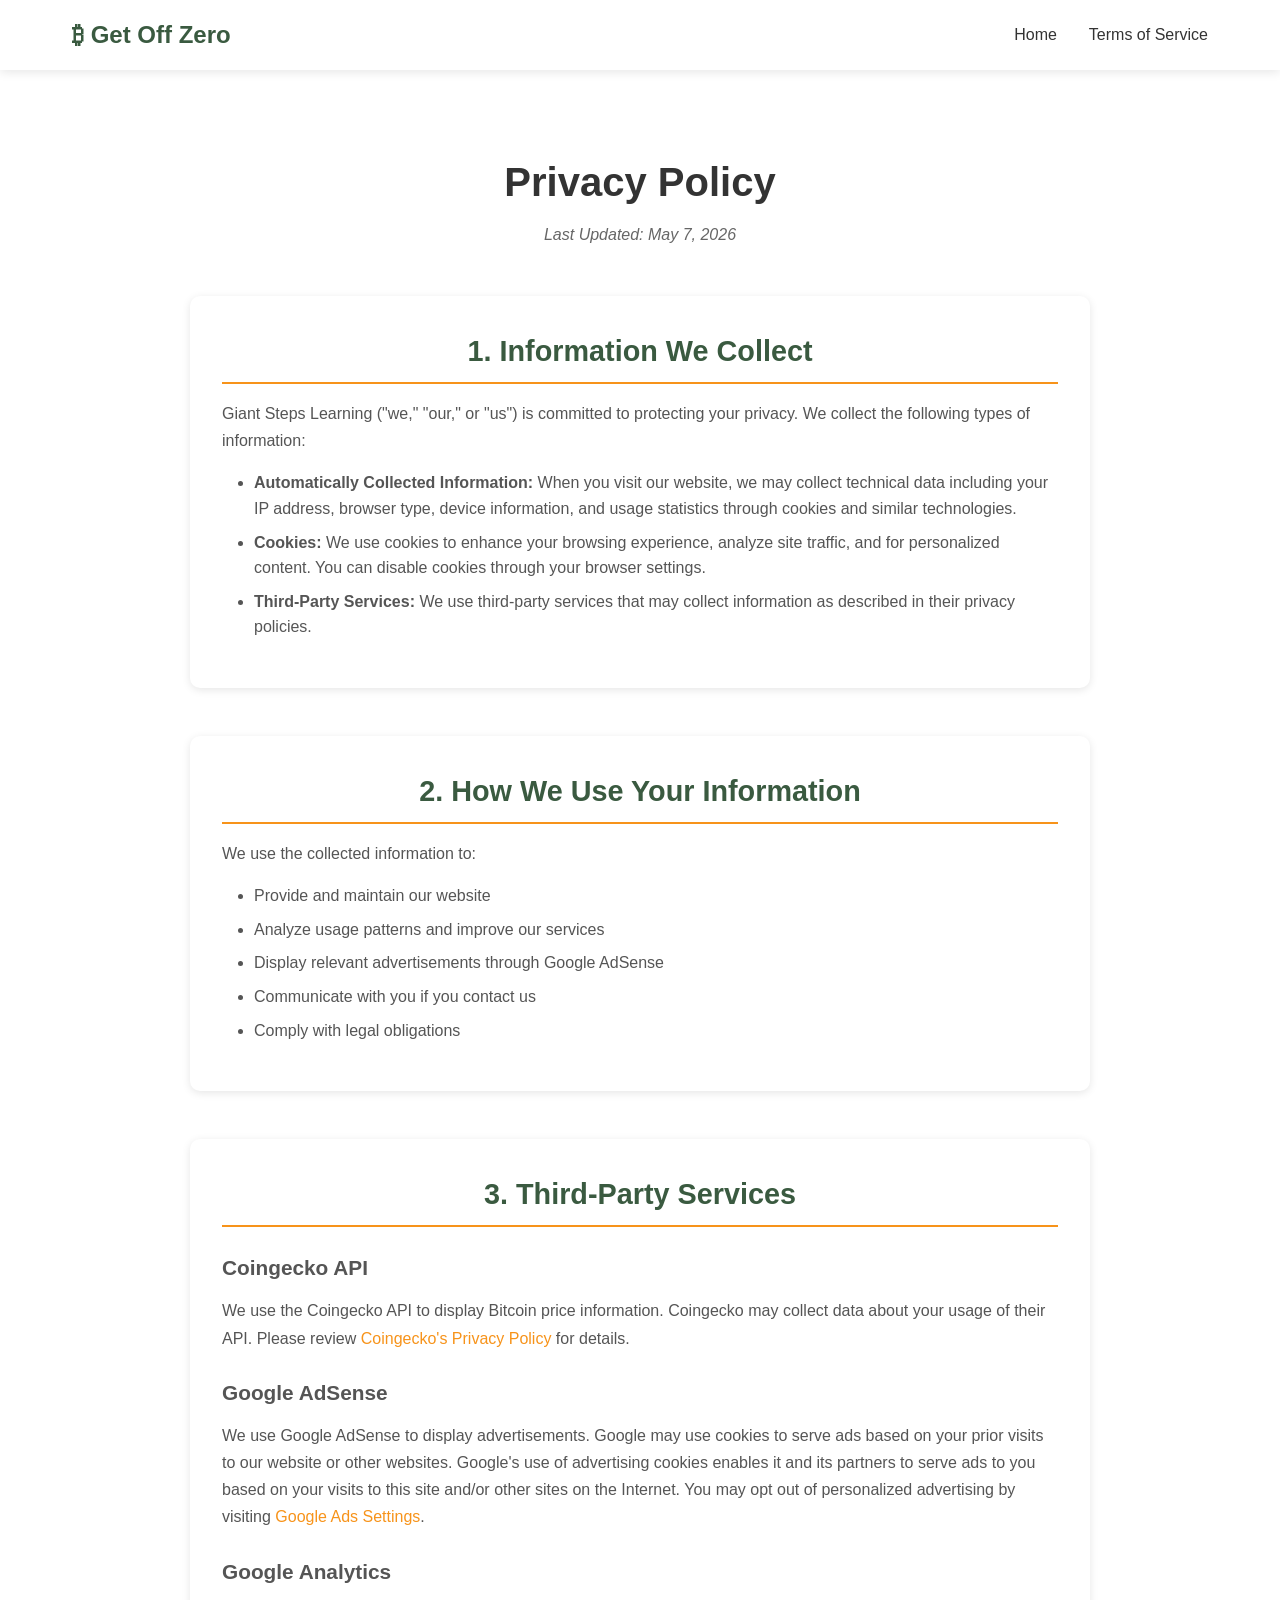
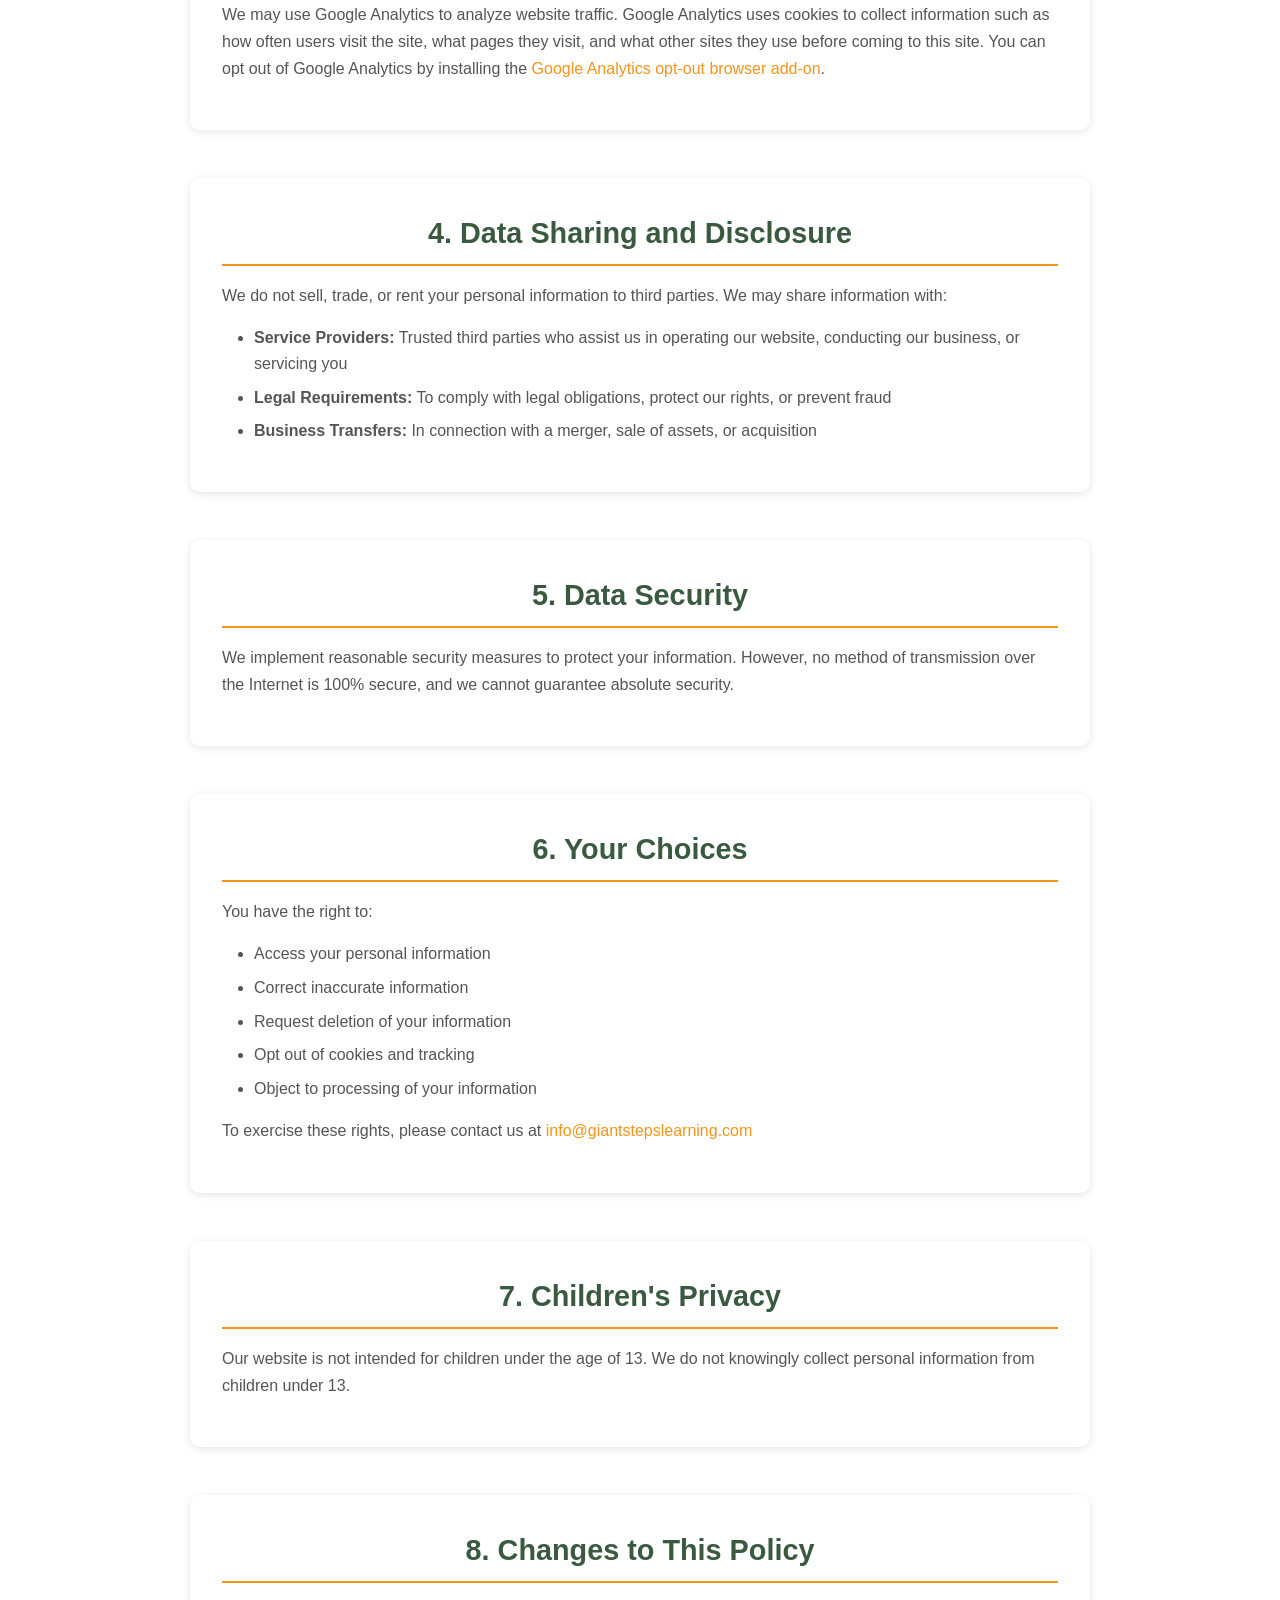
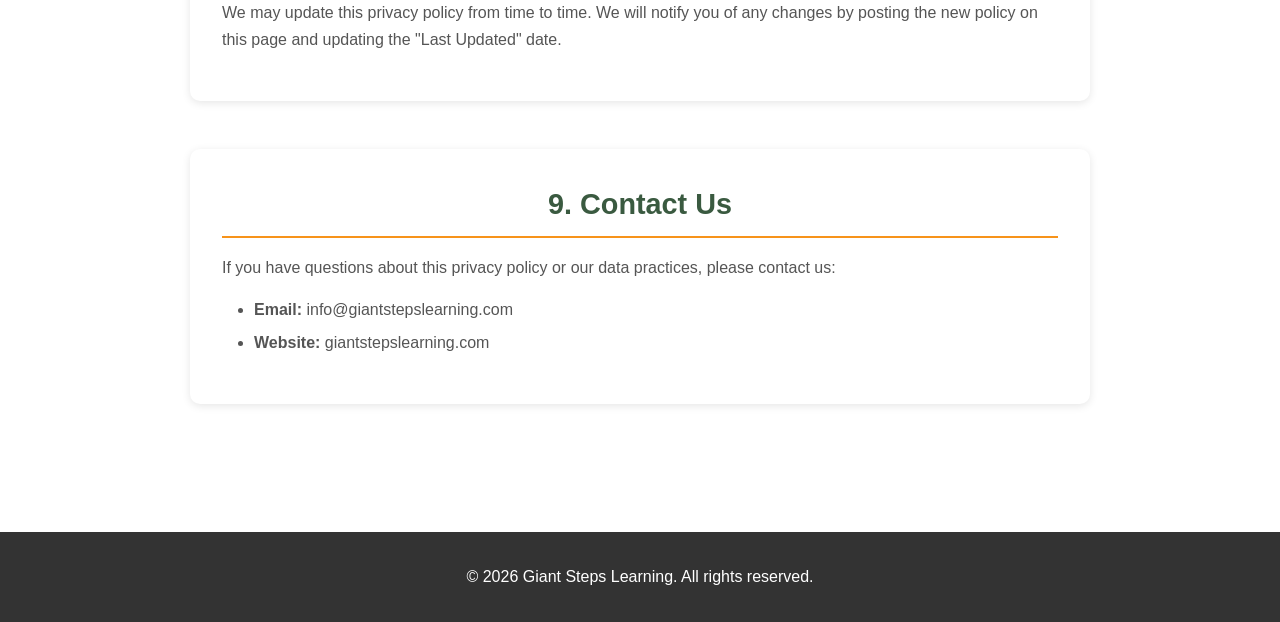
<file: gsl-site/privacy.html>
<!DOCTYPE html>
<html lang="en">
<head>
    <meta charset="UTF-8">
    <meta name="viewport" content="width=device-width, initial-scale=1.0">
    <title>Privacy Policy | Giant Steps Learning</title>
    <link rel="stylesheet" href="style.css">
</head>
<body>
    <nav>
        <div class="nav-container">
            <div class="logo">₿ Get Off Zero</div>
            <ul class="nav-links">
                <li><a href="index.html">Home</a></li>
                <li><a href="terms.html">Terms of Service</a></li>
            </ul>
        </div>
    </nav>

    <section class="section">
        <div class="container">
            <div class="policy-content">
                <h1>Privacy Policy</h1>
                <p class="last-updated">Last Updated: May 7, 2026</p>

                <section class="policy-section">
                    <h2>1. Information We Collect</h2>
                    <p>Giant Steps Learning ("we," "our," or "us") is committed to protecting your privacy. We collect the following types of information:</p>
                    <ul>
                        <li><strong>Automatically Collected Information:</strong> When you visit our website, we may collect technical data including your IP address, browser type, device information, and usage statistics through cookies and similar technologies.</li>
                        <li><strong>Cookies:</strong> We use cookies to enhance your browsing experience, analyze site traffic, and for personalized content. You can disable cookies through your browser settings.</li>
                        <li><strong>Third-Party Services:</strong> We use third-party services that may collect information as described in their privacy policies.</li>
                    </ul>
                </section>

                <section class="policy-section">
                    <h2>2. How We Use Your Information</h2>
                    <p>We use the collected information to:</p>
                    <ul>
                        <li>Provide and maintain our website</li>
                        <li>Analyze usage patterns and improve our services</li>
                        <li>Display relevant advertisements through Google AdSense</li>
                        <li>Communicate with you if you contact us</li>
                        <li>Comply with legal obligations</li>
                    </ul>
                </section>

                <section class="policy-section">
                    <h2>3. Third-Party Services</h2>
                    <h3>Coingecko API</h3>
                    <p>We use the Coingecko API to display Bitcoin price information. Coingecko may collect data about your usage of their API. Please review <a href="https://www.coingecko.com/en/privacy" target="_blank" rel="noopener noreferrer">Coingecko's Privacy Policy</a> for details.</p>

                    <h3>Google AdSense</h3>
                    <p>We use Google AdSense to display advertisements. Google may use cookies to serve ads based on your prior visits to our website or other websites. Google's use of advertising cookies enables it and its partners to serve ads to you based on your visits to this site and/or other sites on the Internet. You may opt out of personalized advertising by visiting <a href="https://www.google.com/settings/ads/preferences" target="_blank" rel="noopener noreferrer">Google Ads Settings</a>.</p>

                    <h3>Google Analytics</h3>
                    <p>We may use Google Analytics to analyze website traffic. Google Analytics uses cookies to collect information such as how often users visit the site, what pages they visit, and what other sites they use before coming to this site. You can opt out of Google Analytics by installing the <a href="https://tools.google.com/dlpage/gaoptout" target="_blank" rel="noopener noreferrer">Google Analytics opt-out browser add-on</a>.</p>
                </section>

                <section class="policy-section">
                    <h2>4. Data Sharing and Disclosure</h2>
                    <p>We do not sell, trade, or rent your personal information to third parties. We may share information with:</p>
                    <ul>
                        <li><strong>Service Providers:</strong> Trusted third parties who assist us in operating our website, conducting our business, or servicing you</li>
                        <li><strong>Legal Requirements:</strong> To comply with legal obligations, protect our rights, or prevent fraud</li>
                        <li><strong>Business Transfers:</strong> In connection with a merger, sale of assets, or acquisition</li>
                    </ul>
                </section>

                <section class="policy-section">
                    <h2>5. Data Security</h2>
                    <p>We implement reasonable security measures to protect your information. However, no method of transmission over the Internet is 100% secure, and we cannot guarantee absolute security.</p>
                </section>

                <section class="policy-section">
                    <h2>6. Your Choices</h2>
                    <p>You have the right to:</p>
                    <ul>
                        <li>Access your personal information</li>
                        <li>Correct inaccurate information</li>
                        <li>Request deletion of your information</li>
                        <li>Opt out of cookies and tracking</li>
                        <li>Object to processing of your information</li>
                    </ul>
                    <p>To exercise these rights, please contact us at <a href="mailto:info@giantstepslearning.com">info@giantstepslearning.com</a></p>
                </section>

                <section class="policy-section">
                    <h2>7. Children's Privacy</h2>
                    <p>Our website is not intended for children under the age of 13. We do not knowingly collect personal information from children under 13.</p>
                </section>

                <section class="policy-section">
                    <h2>8. Changes to This Policy</h2>
                    <p>We may update this privacy policy from time to time. We will notify you of any changes by posting the new policy on this page and updating the "Last Updated" date.</p>
                </section>

                <section class="policy-section">
                    <h2>9. Contact Us</h2>
                    <p>If you have questions about this privacy policy or our data practices, please contact us:</p>
                    <ul>
                        <li><strong>Email:</strong> info@giantstepslearning.com</li>
                        <li><strong>Website:</strong> giantstepslearning.com</li>
                    </ul>
                </section>
            </div>
        </div>
    </section>

    <footer>
        <div class="container">
            <p>&copy; 2026 Giant Steps Learning. All rights reserved.</p>
        </div>
    </footer>
</body>
</html>
</file>
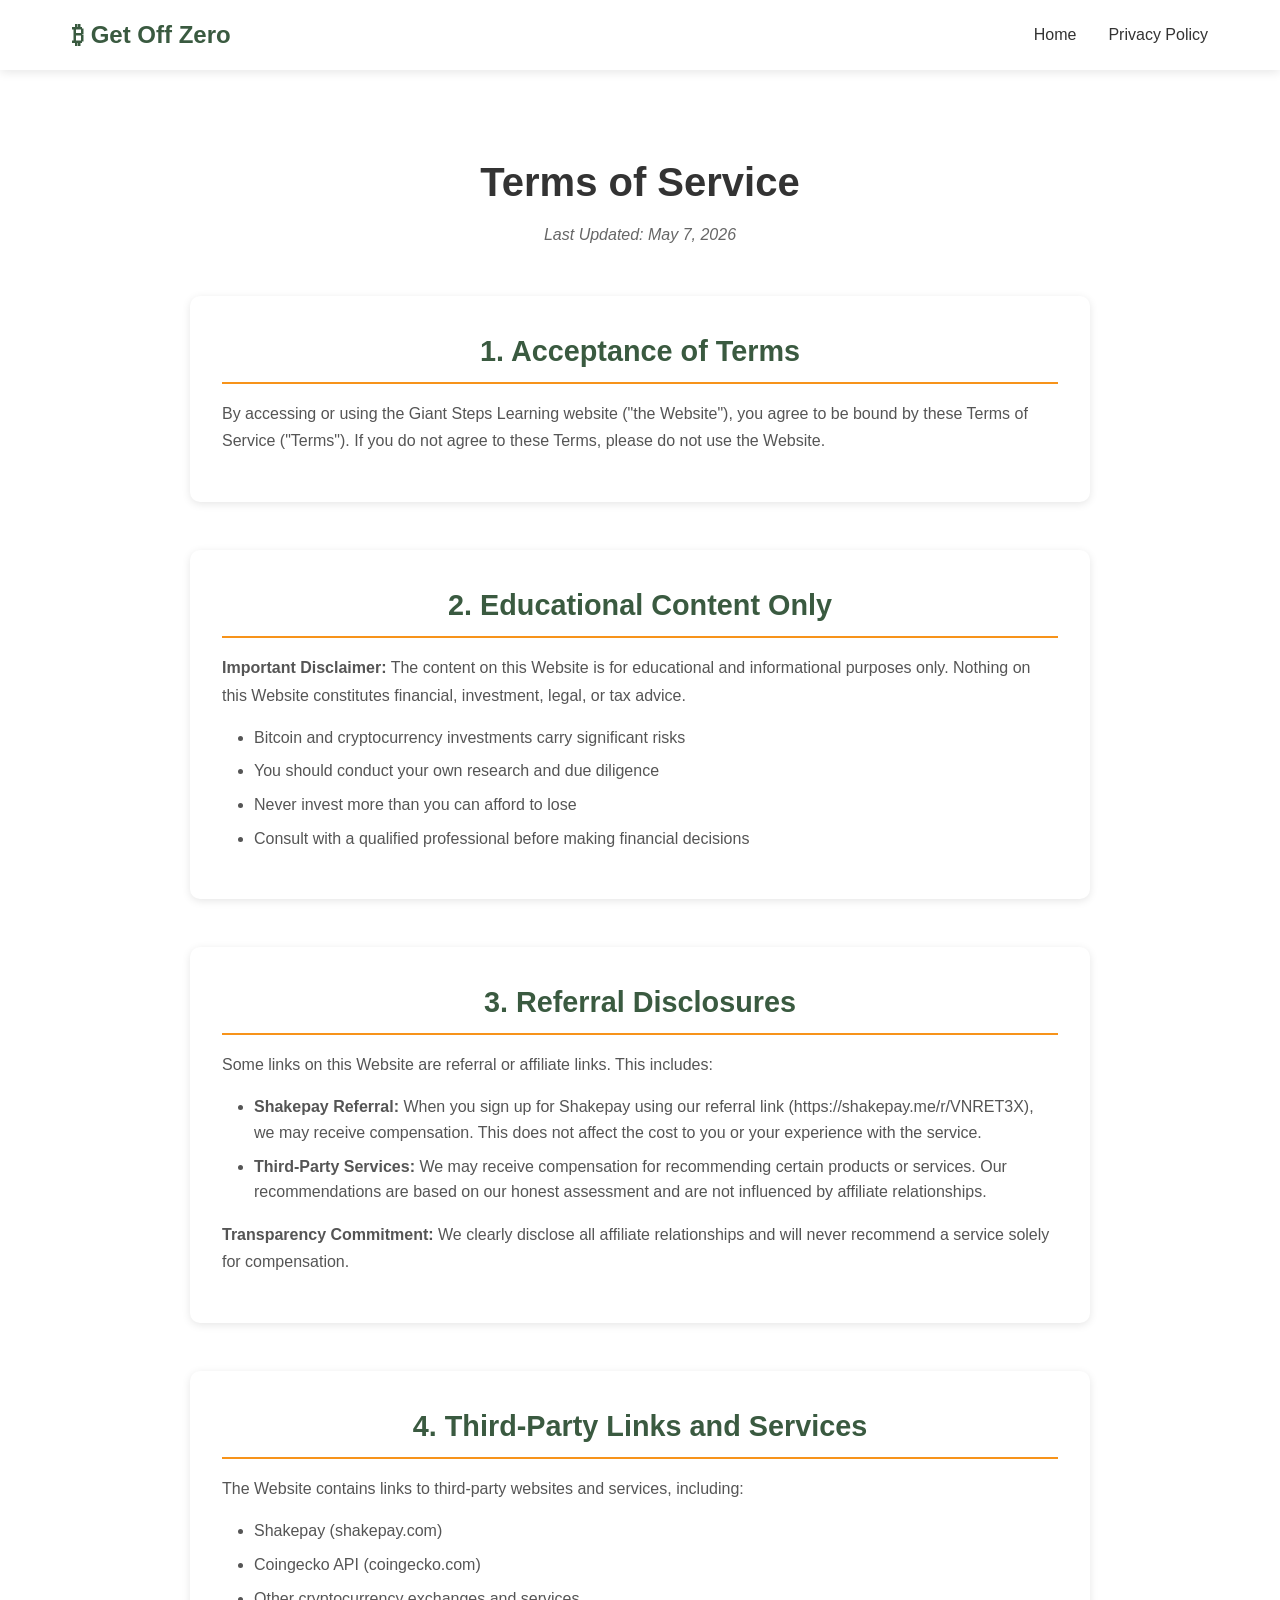
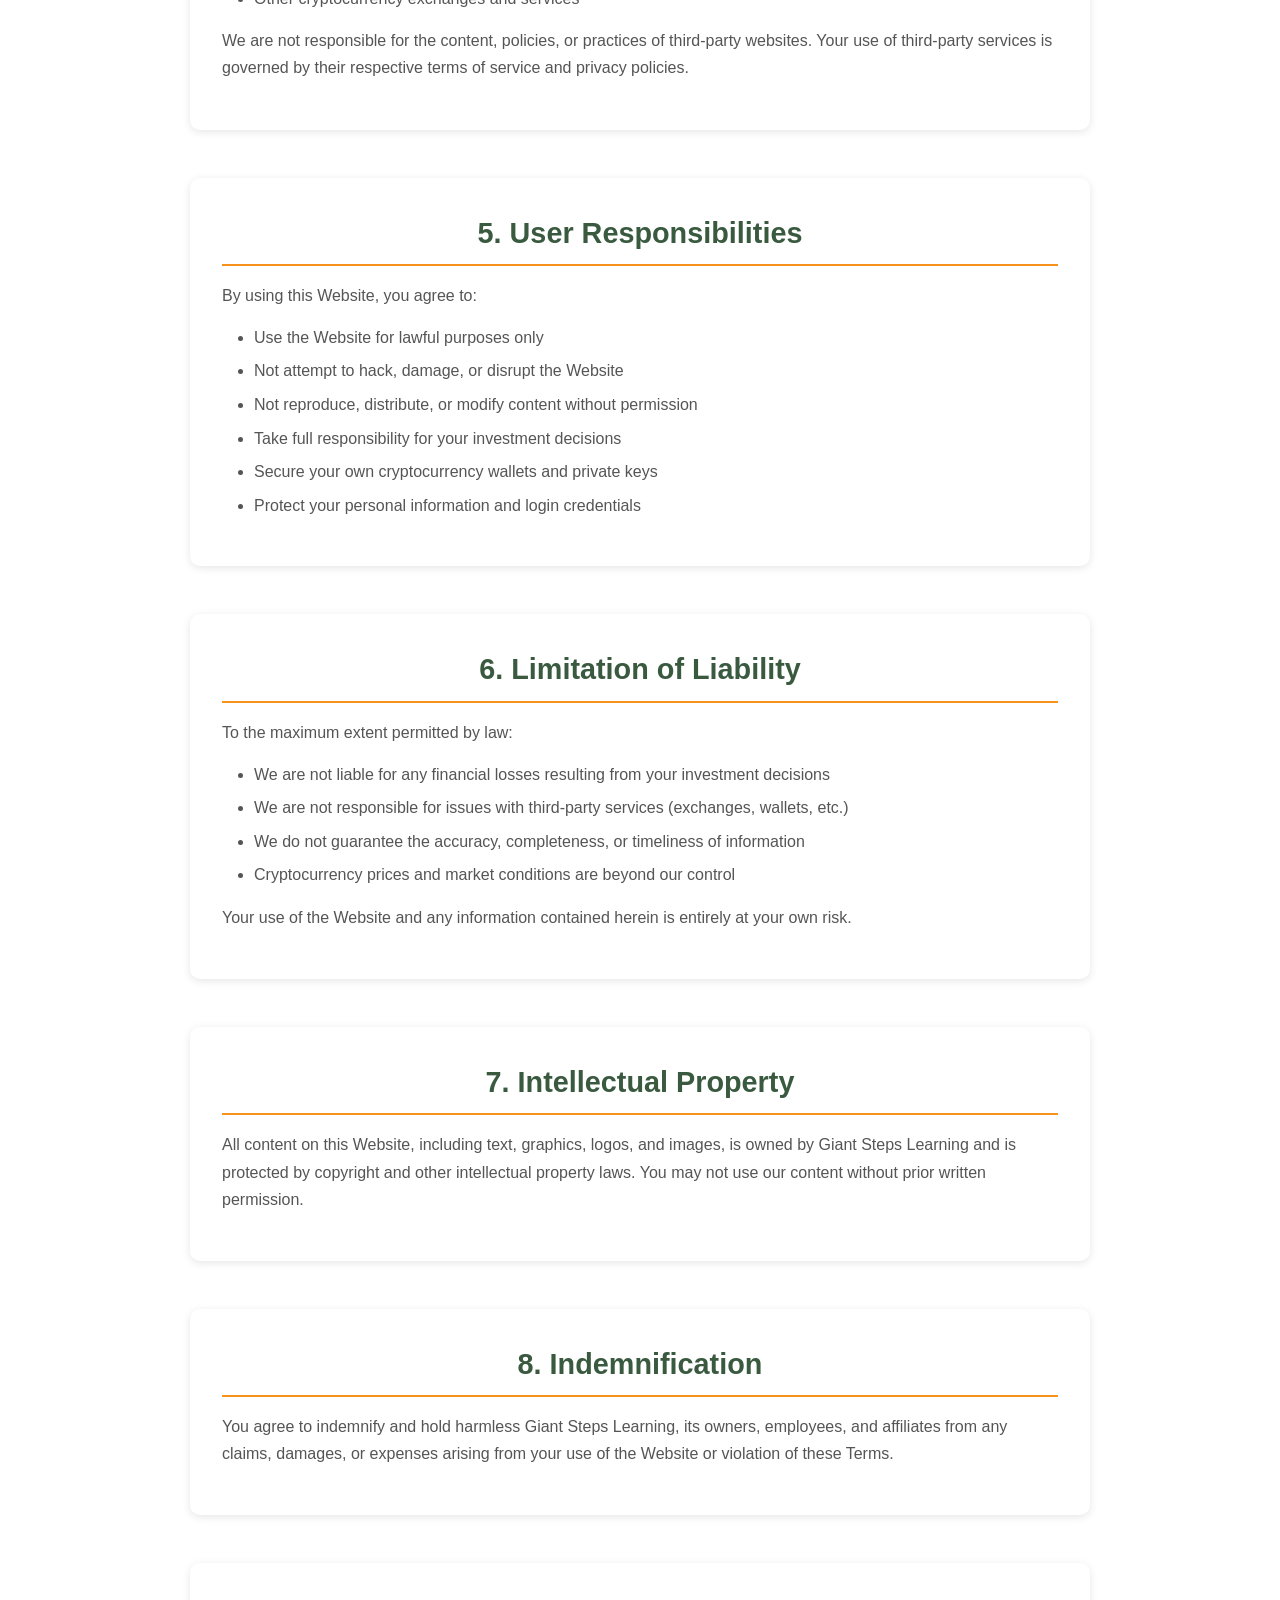
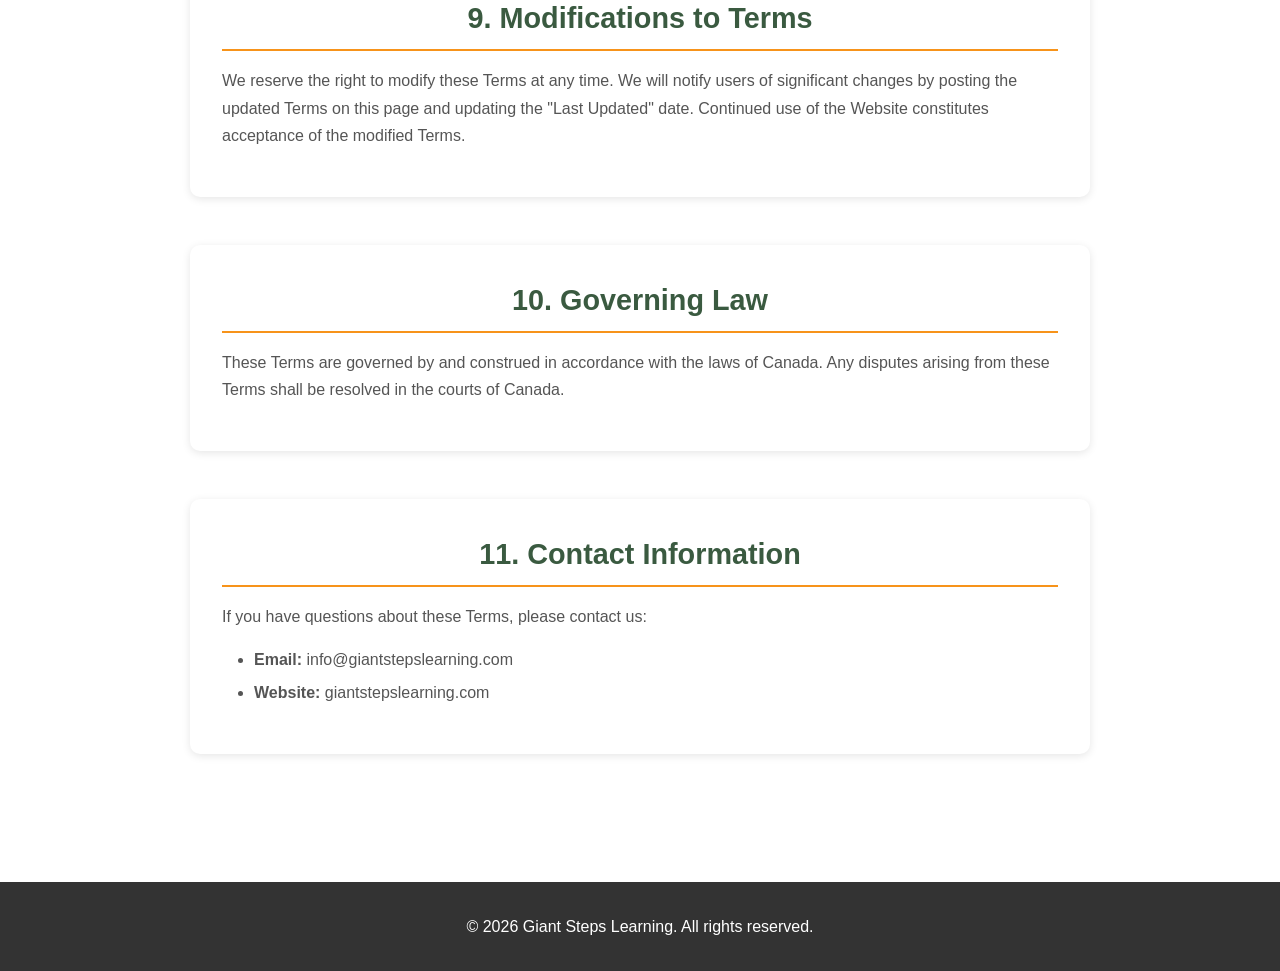
<file: gsl-site/terms.html>
<!DOCTYPE html>
<html lang="en">
<head>
    <meta charset="UTF-8">
    <meta name="viewport" content="width=device-width, initial-scale=1.0">
    <title>Terms of Service | Giant Steps Learning</title>
    <link rel="stylesheet" href="style.css">
</head>
<body>
    <nav>
        <div class="nav-container">
            <div class="logo">₿ Get Off Zero</div>
            <ul class="nav-links">
                <li><a href="index.html">Home</a></li>
                <li><a href="privacy.html">Privacy Policy</a></li>
            </ul>
        </div>
    </nav>

    <section class="section">
        <div class="container">
            <div class="policy-content">
                <h1>Terms of Service</h1>
                <p class="last-updated">Last Updated: May 7, 2026</p>

                <section class="policy-section">
                    <h2>1. Acceptance of Terms</h2>
                    <p>By accessing or using the Giant Steps Learning website ("the Website"), you agree to be bound by these Terms of Service ("Terms"). If you do not agree to these Terms, please do not use the Website.</p>
                </section>

                <section class="policy-section">
                    <h2>2. Educational Content Only</h2>
                    <p><strong>Important Disclaimer:</strong> The content on this Website is for educational and informational purposes only. Nothing on this Website constitutes financial, investment, legal, or tax advice.</p>
                    <ul>
                        <li>Bitcoin and cryptocurrency investments carry significant risks</li>
                        <li>You should conduct your own research and due diligence</li>
                        <li>Never invest more than you can afford to lose</li>
                        <li>Consult with a qualified professional before making financial decisions</li>
                    </ul>
                </section>

                <section class="policy-section">
                    <h2>3. Referral Disclosures</h2>
                    <p>Some links on this Website are referral or affiliate links. This includes:</p>
                    <ul>
                        <li><strong>Shakepay Referral:</strong> When you sign up for Shakepay using our referral link (https://shakepay.me/r/VNRET3X), we may receive compensation. This does not affect the cost to you or your experience with the service.</li>
                        <li><strong>Third-Party Services:</strong> We may receive compensation for recommending certain products or services. Our recommendations are based on our honest assessment and are not influenced by affiliate relationships.</li>
                    </ul>
                    <p><strong>Transparency Commitment:</strong> We clearly disclose all affiliate relationships and will never recommend a service solely for compensation.</p>
                </section>

                <section class="policy-section">
                    <h2>4. Third-Party Links and Services</h2>
                    <p>The Website contains links to third-party websites and services, including:</p>
                    <ul>
                        <li>Shakepay (shakepay.com)</li>
                        <li>Coingecko API (coingecko.com)</li>
                        <li>Other cryptocurrency exchanges and services</li>
                    </ul>
                    <p>We are not responsible for the content, policies, or practices of third-party websites. Your use of third-party services is governed by their respective terms of service and privacy policies.</p>
                </section>

                <section class="policy-section">
                    <h2>5. User Responsibilities</h2>
                    <p>By using this Website, you agree to:</p>
                    <ul>
                        <li>Use the Website for lawful purposes only</li>
                        <li>Not attempt to hack, damage, or disrupt the Website</li>
                        <li>Not reproduce, distribute, or modify content without permission</li>
                        <li>Take full responsibility for your investment decisions</li>
                        <li>Secure your own cryptocurrency wallets and private keys</li>
                        <li>Protect your personal information and login credentials</li>
                    </ul>
                </section>

                <section class="policy-section">
                    <h2>6. Limitation of Liability</h2>
                    <p>To the maximum extent permitted by law:</p>
                    <ul>
                        <li>We are not liable for any financial losses resulting from your investment decisions</li>
                        <li>We are not responsible for issues with third-party services (exchanges, wallets, etc.)</li>
                        <li>We do not guarantee the accuracy, completeness, or timeliness of information</li>
                        <li>Cryptocurrency prices and market conditions are beyond our control</li>
                    </ul>
                    <p>Your use of the Website and any information contained herein is entirely at your own risk.</p>
                </section>

                <section class="policy-section">
                    <h2>7. Intellectual Property</h2>
                    <p>All content on this Website, including text, graphics, logos, and images, is owned by Giant Steps Learning and is protected by copyright and other intellectual property laws. You may not use our content without prior written permission.</p>
                </section>

                <section class="policy-section">
                    <h2>8. Indemnification</h2>
                    <p>You agree to indemnify and hold harmless Giant Steps Learning, its owners, employees, and affiliates from any claims, damages, or expenses arising from your use of the Website or violation of these Terms.</p>
                </section>

                <section class="policy-section">
                    <h2>9. Modifications to Terms</h2>
                    <p>We reserve the right to modify these Terms at any time. We will notify users of significant changes by posting the updated Terms on this page and updating the "Last Updated" date. Continued use of the Website constitutes acceptance of the modified Terms.</p>
                </section>

                <section class="policy-section">
                    <h2>10. Governing Law</h2>
                    <p>These Terms are governed by and construed in accordance with the laws of Canada. Any disputes arising from these Terms shall be resolved in the courts of Canada.</p>
                </section>

                <section class="policy-section">
                    <h2>11. Contact Information</h2>
                    <p>If you have questions about these Terms, please contact us:</p>
                    <ul>
                        <li><strong>Email:</strong> info@giantstepslearning.com</li>
                        <li><strong>Website:</strong> giantstepslearning.com</li>
                    </ul>
                </section>
            </div>
        </div>
    </section>

    <footer>
        <div class="container">
            <p>&copy; 2026 Giant Steps Learning. All rights reserved.</p>
        </div>
    </footer>
</body>
</html>
</file>
<file: style.css>
* {
    margin: 0;
    padding: 0;
    box-sizing: border-box;
}

:root {
    --green-primary: #059669;
    --green-deep: #065f46;
    --purple-accent: #7c3aed;
    --purple-deep: #4c1d95;
}

body {
    font-family: "Segoe UI", Tahoma, Geneva, Verdana, sans-serif;
    line-height: 1.6;
    color: #1e2937;
}

nav {
    background: #fff;
    box-shadow: 0 2px 10px rgba(0,0,0,0.1);
    position: sticky;
    top: 0;
    z-index: 1000;
}

.nav-container {
    max-width: 1200px;
    margin: 0 auto;
    padding: 1rem 2rem;
    display: flex;
    justify-content: space-between;
    align-items: center;
}

.logo {
    font-size: 1.5rem;
    font-weight: bold;
    color: var(--green-primary);
}

.nav-links {
    list-style: none;
    display: flex;
    gap: 2rem;
}

.nav-links a {
    text-decoration: none;
    color: #1e2937;
    transition: color 0.3s;
}

.nav-links a:hover {
    color: var(--purple-accent);
}

.hero {
    background: linear-gradient(135deg, var(--green-deep) 0%, var(--purple-deep) 100%);
    color: #fff;
    padding: 8rem 2rem;
    text-align: center;
}

.hero-content h1 {
    font-size: 3.5rem;
    margin-bottom: 0.5rem;
    font-weight: 800;
}

.hero-content h2 {
    font-size: 2rem;
    margin-bottom: 1.5rem;
    font-weight: 300;
}

.hero-content p {
    font-size: 1.3rem;
    margin-bottom: 2rem;
}

.cta-button {
    display: inline-block;
    background: #fff;
    color: var(--green-primary);
    padding: 1rem 2rem;
    text-decoration: none;
    border-radius: 50px;
    font-weight: bold;
    transition: transform 0.3s, box-shadow 0.3s;
    margin-right: 1rem;
    border: 2px solid var(--green-primary);
}

.secondary-button {
    display: inline-block;
    background: transparent;
    color: #fff;
    padding: 1rem 2rem;
    text-decoration: none;
    border-radius: 50px;
    font-weight: bold;
    transition: transform 0.3s, box-shadow 0.3s;
    border: 2px solid #fff;
}

.secondary-button:hover {
    transform: translateY(-3px);
    background: rgba(255,255,255,0.1);
    box-shadow: 0 10px 20px rgba(0,0,0,0.2);
}

.cta-button.large, .secondary-button.large {
    padding: 1.2rem 2.5rem;
    font-size: 1.1rem;
}

.cta-button:hover {
    transform: translateY(-3px);
    box-shadow: 0 10px 20px rgba(0,0,0,0.2);
}

/* Bitcoin Price Tracker - Bitcoin orange preserved exactly */
.btc-tracker {
    background: linear-gradient(135deg, #f7931a 0%, #ffab40 100%);
    padding: 4rem 2rem;
    display: flex;
    justify-content: center;
    align-items: center;
    min-height: 300px;
}

.btc-tracker-content {
    display: flex;
    align-items: center;
    justify-content: center;
    gap: 3rem;
    flex-wrap: wrap;
    max-width: 1000px;
    width: 100%;
}

.btc-logo {
    display: flex;
    align-items: center;
    justify-content: center;
}

.btc-circle {
    width: 160px;
    height: 160px;
    border-radius: 50%;
    background: #ffffff;
    display: flex;
    align-items: center;
    justify-content: center;
    box-shadow: 0 10px 30px rgba(0,0,0,0.3), inset 0 2px 10px rgba(0,0,0,0.1);
    border: 10px solid #f7931a;
    position: relative;
}

.btc-circle::before {
    content: "";
    position: absolute;
    width: 135px;
    height: 135px;
    border-radius: 50%;
    border: 3px solid #e88a1a;
}

.btc-symbol {
    font-size: 5.5rem;
    font-weight: bold;
    color: #f7931a;
    text-shadow: 2px 2px 4px rgba(0,0,0,0.15);
}

.btc-info {
    text-align: center;
    color: #ffffff;
    display: flex;
    flex-direction: column;
    align-items: center;
}

.btc-info h3 {
    font-size: 1.8rem;
    margin-bottom: 0.5rem;
    text-shadow: 2px 2px 4px rgba(0,0,0,0.2);
}

.btc-price {
    font-size: 3.5rem;
    font-weight: bold;
    margin: 0.5rem 0;
    background: linear-gradient(135deg, #C8102E 0%, #FF0000 50%, #FFFFFF 100%);
    -webkit-background-clip: text;
    -webkit-text-fill-color: transparent;
    background-clip: text;
    text-shadow: 2px 2px 4px rgba(0,0,0,0.2);
}

.btc-currency {
    font-size: 1.3rem;
    margin-bottom: 1rem;
    opacity: 0.95;
}

.btc-price-usd {
    font-size: 3rem;
    font-weight: bold;
    margin: 0.5rem 0;
    color: #ffffff;
    text-shadow: 2px 2px 4px rgba(0,0,0,0.2);
}

.btc-refresh {
    background: #ffffff;
    color: #f7931a;
    border: none;
    padding: 0.75rem 2rem;
    border-radius: 25px;
    font-size: 1rem;
    font-weight: bold;
    cursor: pointer;
    transition: transform 0.2s, box-shadow 0.2s;
    box-shadow: 0 4px 6px rgba(0,0,0,0.2);
}

.btc-refresh:hover {
    transform: translateY(-2px);
    box-shadow: 0 6px 12px rgba(0,0,0,0.3);
}

.btc-refresh:active {
    transform: translateY(0);
}

.section {
    padding: 5rem 2rem;
}

.container {
    max-width: 1200px;
    margin: 0 auto;
}

.section h2 {
    text-align: center;
    font-size: 2.5rem;
    margin-bottom: 3rem;
    color: #1e2937;
}

.alt-bg {
    background: #f8fafc;
}

.services-grid {
    display: grid;
    grid-template-columns: repeat(auto-fit, minmax(300px, 1fr));
    gap: 2rem;
}

.service-card {
    background: #fff;
    padding: 2rem;
    border-radius: 10px;
    box-shadow: 0 4px 6px rgba(0,0,0,0.1);
    transition: transform 0.3s, box-shadow 0.3s;
}

.service-card:hover {
    transform: translateY(-5px);
    box-shadow: 0 10px 20px rgba(0,0,0,0.15);
}

.service-card h3, .btc-benefit h3 {
    color: var(--green-primary);
    margin-bottom: 1rem;
}

/* Why Bitcoin Grid */
.why-btc-grid {
    display: grid;
    grid-template-columns: repeat(auto-fit, minmax(280px, 1fr));
    gap: 2rem;
    margin-top: 3rem;
}

.btc-benefit {
    background: #fff;
    padding: 2rem;
    border-radius: 10px;
    box-shadow: 0 4px 6px rgba(0,0,0,0.1);
    transition: transform 0.3s, box-shadow 0.3s;
}

.btc-benefit:hover {
    transform: translateY(-5px);
    box-shadow: 0 10px 20px rgba(0,0,0,0.15);
}

.btc-benefit h3 {
    font-size: 1.3rem;
    margin-bottom: 0.8rem;
}

.btc-benefit p {
    font-size: 1rem;
    line-height: 1.6;
    color: #475569;
}

/* Steps Container */
.steps-container {
    display: grid;
    grid-template-columns: repeat(auto-fit, minmax(250px, 1fr));
    gap: 2rem;
    margin-top: 3rem;
}

.step {
    background: #fff;
    padding: 2rem;
    border-radius: 10px;
    box-shadow: 0 4px 6px rgba(0,0,0,0.1);
    transition: transform 0.3s, box-shadow 0.3s;
    text-align: center;
}

.step:hover {
    transform: translateY(-5px);
    box-shadow: 0 10px 20px rgba(0,0,0,0.15);
}

.step-number {
    width: 60px;
    height: 60px;
    border-radius: 50%;
    background: linear-gradient(135deg, #f7931a 0%, #ffab40 100%);
    color: #fff;
    display: flex;
    align-items: center;
    justify-content: center;
    font-size: 1.8rem;
    font-weight: bold;
    margin: 0 auto 1.5rem;
}

.step h3 {
    color: #1e2937;
    margin-bottom: 0.8rem;
    font-size: 1.2rem;
}

.step p {
    color: #475569;
    font-size: 0.95rem;
    line-height: 1.6;
}

/* CTA Section */
.cta-section {
    display: grid;
    grid-template-columns: 2fr 1fr;
    gap: 3rem;
    margin-top: 3rem;
}

.cta-content {
    text-align: left;
}

.cta-content h3 {
    font-size: 1.8rem;
    color: #1e2937;
    margin-bottom: 1rem;
}

.cta-content p {
    font-size: 1.1rem;
    line-height: 1.7;
    color: #475569;
    margin-bottom: 2rem;
}

.cta-buttons {
    display: flex;
    gap: 1rem;
    flex-wrap: wrap;
}

.cta-tips {
    background: #f8fafc;
    padding: 2rem;
    border-radius: 10px;
}

.cta-tips h4 {
    color: #1e2937;
    font-size: 1.2rem;
    margin-bottom: 1rem;
}

.cta-tips ul {
    list-style: none;
    padding: 0;
}

.cta-tips li {
    padding: 0.8rem 0;
    color: #475569;
    line-height: 1.6;
    border-bottom: 1px solid #e2e8f0;
}

.cta-tips li:last-child {
    border-bottom: none;
}

/* Shakepay Section - dark modernized with purple undertone, orange buttons untouched */
#shakepay {
    background: linear-gradient(135deg, #1e1b4b 0%, #312e81 100%);
    color: #fff;
    padding: 5rem 2rem;
}

#shakepay h2 {
    color: #fff;
    text-align: center;
    margin-bottom: 3rem;
}

.shakepay-card {
    display: grid;
    grid-template-columns: 2fr 1fr;
    gap: 3rem;
    background: rgba(255,255,255,0.05);
    padding: 3rem;
    border-radius: 15px;
    border: 1px solid rgba(255,255,255,0.1);
}

@media (max-width: 768px) {
    .shakepay-card {
        grid-template-columns: 1fr;
    }
}

/* QR Code Container */
.qr-container {
    text-align: center;
    margin: 2rem 0;
}

.qr-container h4 {
    color: #fff;
    font-size: 1.2rem;
    margin-bottom: 1rem;
}

.qr-code {
    background: #fff;
    display: inline-block;
    padding: 1.5rem;
    border-radius: 15px;
    box-shadow: 0 10px 30px rgba(0,0,0,0.3);
    margin-bottom: 1rem;
}

.qr-image {
    display: block;
    width: 180px;
    height: 180px;
    object-fit: contain;
}

.qr-caption {
    color: rgba(255,255,255,0.8);
    font-size: 0.95rem;
    line-height: 1.5;
    margin-bottom: 1rem;
}

.shakepay-content {
    text-align: left;
}

.shakepay-content h3 {
    font-size: 1.8rem;
    margin-bottom: 1rem;
    color: #fff;
}

.shakepay-content p {
    color: rgba(255,255,255,0.9);
    line-height: 1.7;
    margin-bottom: 2rem;
}

.shakepay-content h4 {
    font-size: 1.3rem;
    color: #fff;
    margin-bottom: 1rem;
}

.shakepay-features {
    list-style: none;
    padding: 0;
    margin-bottom: 2rem;
}

.shakepay-features li {
    padding: 0.7rem 0;
    color: rgba(255,255,255,0.9);
    font-size: 1.05rem;
    border-bottom: 1px solid rgba(255,255,255,0.1);
}

.shakepay-features li:last-child {
    border-bottom: none;
}

.shakepay-button {
    display: inline-block;
    background: linear-gradient(135deg, #f7931a 0%, #ffab40 100%);
    color: #fff;
    padding: 1.2rem 2.5rem;
    text-decoration: none;
    border-radius: 50px;
    font-weight: bold;
    font-size: 1.1rem;
    transition: transform 0.3s, box-shadow 0.3s;
    border: 2px solid transparent;
}

.shakepay-button:hover {
    transform: translateY(-3px);
    box-shadow: 0 10px 30px rgba(247,147,26,0.4);
}

.step-cta {
    display: inline-block;
    margin-top: 1rem;
    padding: 0.6rem 1.5rem;
    background: linear-gradient(135deg, #f7931a 0%, #ffab40 100%);
    color: #fff;
    text-decoration: none;
    border-radius: 25px;
    font-weight: bold;
    font-size: 0.9rem;
    transition: transform 0.3s, box-shadow 0.3s;
    border: 2px solid transparent;
}

.step-cta:hover {
    transform: translateY(-2px);
    box-shadow: 0 6px 15px rgba(247,147,26,0.3);
}

.shakepay-tips {
    background: rgba(255,255,255,0.05);
    padding: 2rem;
    border-radius: 10px;
    border: 1px solid rgba(255,255,255,0.1);
}

.shakepay-tips h4 {
    color: #fff;
    font-size: 1.2rem;
    margin-bottom: 1rem;
}

.shakepay-tips ul {
    list-style: none;
    padding: 0;
}

.shakepay-tips li {
    padding: 0.6rem 0;
    color: rgba(255,255,255,0.9);
    line-height: 1.6;
    border-bottom: 1px solid rgba(255,255,255,0.1);
}

.shakepay-tips li:last-child {
    border-bottom: none;
}

/* Referral Disclosure - orange accent preserved */
.referral-disclosure {
    background: rgba(255,255,255,0.1);
    border-left: 3px solid #f7931a;
    padding: 1rem;
    margin-bottom: 2rem;
    font-size: 0.95rem;
    line-height: 1.6;
    color: rgba(255,255,255,0.9);
    border-radius: 4px;
}

.referral-buttons {
    display: flex;
    flex-direction: column;
    gap: 1rem;
    margin-top: 1rem;
}

@media (min-width: 768px) {
    .referral-buttons {
        flex-direction: row;
        justify-content: flex-start;
    }
}

.contact-info {
    text-align: center;
    max-width: 600px;
    margin: 0 auto;
}

.contact-details {
    margin-top: 2rem;
    padding: 2rem;
    background: #f8fafc;
    border-radius: 10px;
}

.contact-details a {
    color: var(--green-primary);
    text-decoration: none;
    font-weight: 600;
    transition: color 0.2s;
}

.contact-details a:hover {
    color: var(--purple-accent);
    text-decoration: underline;
}

.contact-email-note {
    font-size: 0.95rem;
    color: #64748b;
    margin: 0.5rem 0 1.25rem;
    line-height: 1.5;
}

footer {
    background: #0f172a;
    color: #fff;
    text-align: center;
    padding: 2rem;
}

.footer-links {
    margin-top: 1rem;
    display: flex;
    justify-content: center;
    gap: 2rem;
    flex-wrap: wrap;
}

.footer-links a {
    color: rgba(255,255,255,0.8);
    text-decoration: none;
    transition: color 0.3s;
    font-size: 0.95rem;
}

.footer-links a:hover {
    color: #fff;
}

/* Policy Pages */
.policy-content {
    max-width: 900px;
    margin: 0 auto;
}

.policy-content h1 {
    text-align: center;
    font-size: 2.5rem;
    margin-bottom: 0.5rem;
    color: #1e2937;
}

.last-updated {
    text-align: center;
    color: #666;
    font-style: italic;
    margin-bottom: 3rem;
}

.policy-section {
    margin-bottom: 3rem;
    padding: 2rem;
    background: #fff;
    border-radius: 10px;
    box-shadow: 0 2px 8px rgba(0,0,0,0.1);
}

.policy-section h2 {
    font-size: 1.8rem;
    color: var(--green-primary);
    margin-bottom: 1rem;
    border-bottom: 2px solid var(--purple-accent);
    padding-bottom: 0.5rem;
}

.policy-section h3 {
    font-size: 1.3rem;
    color: #475569;
    margin-top: 1.5rem;
    margin-bottom: 0.8rem;
}

.policy-section p {
    line-height: 1.7;
    color: #475569;
    margin-bottom: 1rem;
}

.policy-section ul {
    margin-left: 2rem;
    margin-bottom: 1rem;
}

.policy-section li {
    margin-bottom: 0.5rem;
    line-height: 1.6;
    color: #475569;
}

.policy-section a {
    color: #f7931a;
    text-decoration: none;
    transition: color 0.3s;
}

.policy-section a:hover {
    color: #e88a1a;
    text-decoration: underline;
}

/* X Follow Section */
.x-feed-section {
    background: #fff;
    padding: 5rem 2rem;
    border-top: 1px solid #e2e8f0;
}

.x-feed-section h2 {
    text-align: center;
    font-size: 2.5rem;
    margin-bottom: 0.5rem;
    color: #1e2937;
}

.x-feed-subtitle {
    text-align: center;
    font-size: 1.1rem;
    color: #666;
    margin-bottom: 2.5rem;
}

/* X Follow Card */
.x-follow-card {
    max-width: 600px;
    margin: 0 auto;
    background: linear-gradient(135deg, #f8fafc 0%, #f1f5f9 100%);
    border-radius: 20px;
    padding: 3rem 2rem;
    box-shadow: 0 10px 40px rgba(0,0,0,0.08);
    border: 2px solid #e2e8f0;
    transition: transform 0.3s, box-shadow 0.3s;
}

.x-follow-card:hover {
    transform: translateY(-5px);
    box-shadow: 0 15px 50px rgba(0,0,0,0.12);
}

.x-follow-content {
    text-align: center;
}

.x-button-large {
    background: linear-gradient(135deg, #1DA1F2 0%, #0d8bd9 100%);
    color: #fff;
    border-color: transparent;
    padding: 1.2rem 3rem;
    font-size: 1.15rem;
}

.x-button-large:hover {
    transform: translateY(-3px);
    box-shadow: 0 10px 30px rgba(29, 161, 242, 0.4);
}

.x-follow-cta {
    text-align: center;
}

/* Canadian Bitcoin Tax Guide */
.tax-guide-intro {
    text-align: center;
    max-width: 720px;
    margin: -1.5rem auto 2rem;
    font-size: 1.15rem;
    color: #475569;
    line-height: 1.7;
}

.tax-toc {
    max-width: 820px;
    margin: 0 auto 2.5rem;
    background: #fff;
    border-radius: 10px;
    padding: 1.5rem 2rem;
    box-shadow: 0 2px 8px rgba(0,0,0,0.08);
    border-left: 4px solid var(--purple-accent);
}

.tax-toc-heading {
    font-size: 1.1rem;
    color: var(--green-primary);
    margin-bottom: 0.75rem;
}

.tax-toc ul {
    list-style: none;
    padding: 0;
    margin: 0;
    display: grid;
    grid-template-columns: repeat(auto-fit, minmax(220px, 1fr));
    gap: 0.4rem 1.5rem;
}

.tax-toc a {
    color: #475569;
    text-decoration: none;
    font-size: 0.98rem;
    transition: color 0.2s;
}

.tax-toc a:hover {
    color: var(--purple-accent);
    text-decoration: underline;
}

.tax-guide-content {
    max-width: 820px;
    margin: 0 auto;
}

.tax-disclaimer {
    background: #fef3c7;
    border-left: 5px solid #f59e0b;
    padding: 1rem 1.25rem;
    margin-bottom: 2rem;
    border-radius: 6px;
}

.tax-disclaimer p {
    margin: 0;
    color: #92400e;
    line-height: 1.6;
    font-size: 0.98rem;
}

.tax-section {
    background: #fff;
    padding: 2rem;
    border-radius: 10px;
    box-shadow: 0 2px 8px rgba(0,0,0,0.08);
    margin-bottom: 1.5rem;
}

.tax-section h3 {
    font-size: 1.4rem;
    color: var(--green-primary);
    margin-bottom: 1rem;
    border-bottom: 2px solid var(--purple-accent);
    padding-bottom: 0.4rem;
}

.tax-section p,
.tax-section li {
    color: #475569;
    line-height: 1.7;
    font-size: 1.02rem;
}

.tax-section p {
    margin-bottom: 1rem;
}

.tax-section ul,
.tax-section ol {
    margin-left: 1.5rem;
    margin-bottom: 1rem;
}

.tax-section li {
    margin-bottom: 0.5rem;
}

.tax-table-wrapper {
    overflow-x: auto;
    margin: 1.25rem 0;
    -webkit-overflow-scrolling: touch;
}

.tax-table {
    width: 100%;
    border-collapse: collapse;
    font-size: 0.95rem;
    min-width: 520px;
}

.tax-table caption {
    text-align: left;
    font-weight: 600;
    color: #1e2937;
    margin-bottom: 0.75rem;
    caption-side: top;
}

.tax-table th,
.tax-table td {
    padding: 0.85rem 1rem;
    text-align: left;
    border-bottom: 1px solid #e2e8f0;
    color: #475569;
}

.tax-table th {
    background: #f8fafc;
    color: #1e2937;
    font-weight: 600;
}

.tax-table tbody tr:hover {
    background: #f8fafc;
}

.tax-cta {
    background: linear-gradient(135deg, var(--green-deep) 0%, var(--purple-deep) 100%);
    color: #fff;
    padding: 2.5rem 2rem;
    border-radius: 15px;
    text-align: center;
    margin-top: 2rem;
}

.tax-cta h3 {
    font-size: 1.6rem;
    margin-bottom: 0.75rem;
    color: #fff;
}

.tax-cta p {
    color: rgba(255,255,255,0.92);
    margin-bottom: 1.5rem;
    font-size: 1.05rem;
    line-height: 1.6;
}

.tax-cta-note {
    margin-top: 1rem !important;
    margin-bottom: 0 !important;
    font-size: 0.9rem !important;
    opacity: 0.85;
}

@media (max-width: 768px) {
    .hero-content h1 {
        font-size: 2rem;
    }
    
    .nav-links {
        gap: 1rem;
    }
    
    .services-grid {
        grid-template-columns: 1fr;
    }
    
    .btc-tracker {
        padding: 3rem 2rem;
        min-height: auto;
    }
    
    .btc-tracker-content {
        flex-direction: column;
        gap: 2rem;
    }
    
    .btc-circle {
        width: 130px;
        height: 130px;
        border-width: 8px;
    }
    
    .btc-circle::before {
        width: 110px;
        height: 110px;
    }
    
    .btc-symbol {
        font-size: 4.5rem;
    }
    
    .btc-price {
        font-size: 2.5rem;
    }
    
    .x-feed-section {
        padding: 3rem 1rem;
    }
    
    .x-feed-section h2 {
        font-size: 2rem;
    }
    
    .x-feed-container {
        padding: 1rem;
    }

    .nav-links {
        flex-wrap: wrap;
        justify-content: center;
        gap: 0.75rem 1rem;
        font-size: 0.9rem;
    }

    .tax-toc {
        padding: 1.25rem;
    }

    .tax-toc ul {
        grid-template-columns: 1fr;
    }

    .tax-section {
        padding: 1.5rem;
    }

    .tax-cta {
        padding: 2rem 1.25rem;
    }
}

/* ===== AI literacy relaunch (Nov 2026) ===== */
a.logo {
    text-decoration: none;
}

.section-lead {
    max-width: 800px;
    margin: -1.5rem auto 2rem;
    text-align: center;
    font-size: 1.15rem;
    color: #475569;
}

.badge {
    display: inline-block;
    margin-top: 1rem;
    padding: 0.25rem 0.9rem;
    border-radius: 999px;
    background: #ede9fe;
    color: var(--purple-deep);
    font-size: 0.85rem;
    font-weight: bold;
}

.service-card p {
    color: #475569;
}

.approach-grid {
    display: grid;
    grid-template-columns: repeat(auto-fit, minmax(240px, 1fr));
    gap: 2rem;
}

.approach-item {
    padding: 1.5rem;
    border-left: 4px solid var(--green-primary);
    background: #fff;
    border-radius: 0 10px 10px 0;
    box-shadow: 0 4px 6px rgba(0,0,0,0.06);
}

.approach-item h3 {
    color: var(--green-deep);
    margin-bottom: 0.6rem;
    font-size: 1.15rem;
}

.approach-item p {
    color: #475569;
}

.bitcoin-note {
    max-width: 800px;
    margin: 0 auto;
    text-align: center;
    padding: 2rem;
    background: #fff7ed;
    border: 1px solid #fed7aa;
    border-radius: 10px;
}

.section .bitcoin-note h2 {
    font-size: 1.6rem;
    margin-bottom: 1rem;
}

.bitcoin-note p {
    color: #475569;
}

.bitcoin-note a,
.page-note a {
    color: var(--purple-deep);
    font-weight: bold;
}

.page-note {
    background: #fff7ed;
    border-bottom: 1px solid #fed7aa;
    padding: 0.75rem 2rem;
    text-align: center;
    color: #475569;
    font-size: 0.95rem;
}

#contact .contact-info {
    max-width: 700px;
    margin: 0 auto;
    text-align: center;
}

#contact .contact-info > p {
    font-size: 1.1rem;
    color: #475569;
    margin-bottom: 1.5rem;
}

#contact .contact-details {
    margin-bottom: 2rem;
}

#contact .cta-button {
    background: var(--green-primary);
    color: #fff;
    margin-right: 0;
}

@media (max-width: 768px) {
    .hero {
        padding: 5rem 1.5rem;
    }
    .hero-content h1 {
        font-size: 2.4rem;
    }
    .hero-content h2 {
        font-size: 1.4rem;
    }
    .hero-content .cta-button {
        margin-bottom: 1rem;
    }
}

.four-up {
    grid-template-columns: repeat(auto-fit, minmax(200px, 1fr));
}

.five-up {
    grid-template-columns: repeat(auto-fit, minmax(170px, 1fr));
}
</file>
<file: gsl-site/style.css>
* {
    margin: 0;
    padding: 0;
    box-sizing: border-box;
}

body {
    font-family: "Segoe UI", Tahoma, Geneva, Verdana, sans-serif;
    line-height: 1.6;
    color: #333;
}

nav {
    background: #fff;
    box-shadow: 0 2px 10px rgba(0,0,0,0.1);
    position: sticky;
    top: 0;
    z-index: 1000;
}

.nav-container {
    max-width: 1200px;
    margin: 0 auto;
    padding: 1rem 2rem;
    display: flex;
    justify-content: space-between;
    align-items: center;
}

.logo {
    font-size: 1.5rem;
    font-weight: bold;
    color: #3a5a40;
}

.nav-links {
    list-style: none;
    display: flex;
    gap: 2rem;
}

.nav-links a {
    text-decoration: none;
    color: #333;
    transition: color 0.3s;
}

.nav-links a:hover {
    color: #3a5a40;
}

.hero {
    background: linear-gradient(135deg, #3a5a40 0%, #8b4513 100%);
    color: #fff;
    padding: 8rem 2rem;
    text-align: center;
}

.hero-content h1 {
    font-size: 3.5rem;
    margin-bottom: 0.5rem;
    font-weight: 800;
}

.hero-content h2 {
    font-size: 2rem;
    margin-bottom: 1.5rem;
    font-weight: 300;
}

.hero-content p {
    font-size: 1.3rem;
    margin-bottom: 2rem;
}

.cta-button {
    display: inline-block;
    background: #fff;
    color: #3a5a40;
    padding: 1rem 2rem;
    text-decoration: none;
    border-radius: 50px;
    font-weight: bold;
    transition: transform 0.3s, box-shadow 0.3s;
    margin-right: 1rem;
    border: 2px solid #3a5a40;
}

.secondary-button {
    display: inline-block;
    background: transparent;
    color: #fff;
    padding: 1rem 2rem;
    text-decoration: none;
    border-radius: 50px;
    font-weight: bold;
    transition: transform 0.3s, box-shadow 0.3s;
    border: 2px solid #fff;
}

.secondary-button:hover {
    transform: translateY(-3px);
    background: rgba(255,255,255,0.1);
    box-shadow: 0 10px 20px rgba(0,0,0,0.2);
}

.cta-button.large, .secondary-button.large {
    padding: 1.2rem 2.5rem;
    font-size: 1.1rem;
}

.cta-button:hover {
    transform: translateY(-3px);
    box-shadow: 0 10px 20px rgba(0,0,0,0.2);
}

/* Bitcoin Price Tracker */
.btc-tracker {
    background: linear-gradient(135deg, #f7931a 0%, #ffab40 100%);
    padding: 4rem 2rem;
    display: flex;
    justify-content: center;
    align-items: center;
    min-height: 300px;
}

.btc-tracker-content {
    display: flex;
    align-items: center;
    justify-content: center;
    gap: 3rem;
    flex-wrap: wrap;
    max-width: 1000px;
    width: 100%;
}

.btc-logo {
    display: flex;
    align-items: center;
    justify-content: center;
}

.btc-circle {
    width: 160px;
    height: 160px;
    border-radius: 50%;
    background: #ffffff;
    display: flex;
    align-items: center;
    justify-content: center;
    box-shadow: 0 10px 30px rgba(0,0,0,0.3), inset 0 2px 10px rgba(0,0,0,0.1);
    border: 10px solid #f7931a;
    position: relative;
}

.btc-circle::before {
    content: "";
    position: absolute;
    width: 135px;
    height: 135px;
    border-radius: 50%;
    border: 3px solid #e88a1a;
}

.btc-symbol {
    font-size: 5.5rem;
    font-weight: bold;
    color: #f7931a;
    text-shadow: 2px 2px 4px rgba(0,0,0,0.15);
}

.btc-info {
    text-align: center;
    color: #ffffff;
    display: flex;
    flex-direction: column;
    align-items: center;
}

.btc-info h3 {
    font-size: 1.8rem;
    margin-bottom: 0.5rem;
    text-shadow: 2px 2px 4px rgba(0,0,0,0.2);
}

.btc-price {
    font-size: 3.5rem;
    font-weight: bold;
    margin: 0.5rem 0;
    background: linear-gradient(135deg, #C8102E 0%, #FF0000 50%, #FFFFFF 100%);
    -webkit-background-clip: text;
    -webkit-text-fill-color: transparent;
    background-clip: text;
    text-shadow: 2px 2px 4px rgba(0,0,0,0.2);
}

.btc-currency {
    font-size: 1.3rem;
    margin-bottom: 1rem;
    opacity: 0.95;
}

.btc-price-usd {
    font-size: 3rem;
    font-weight: bold;
    margin: 0.5rem 0;
    color: #ffffff;
    text-shadow: 2px 2px 4px rgba(0,0,0,0.2);
}

.btc-refresh {
    background: #ffffff;
    color: #f7931a;
    border: none;
    padding: 0.75rem 2rem;
    border-radius: 25px;
    font-size: 1rem;
    font-weight: bold;
    cursor: pointer;
    transition: transform 0.2s, box-shadow 0.2s;
    box-shadow: 0 4px 6px rgba(0,0,0,0.2);
}

.btc-refresh:hover {
    transform: translateY(-2px);
    box-shadow: 0 6px 12px rgba(0,0,0,0.3);
}

.btc-refresh:active {
    transform: translateY(0);
}

.section {
    padding: 5rem 2rem;
}

.container {
    max-width: 1200px;
    margin: 0 auto;
}

.section h2 {
    text-align: center;
    font-size: 2.5rem;
    margin-bottom: 3rem;
    color: #333;
}

.alt-bg {
    background: #f8fafc;
}

.services-grid {
    display: grid;
    grid-template-columns: repeat(auto-fit, minmax(300px, 1fr));
    gap: 2rem;
}

.service-card {
    background: #fff;
    padding: 2rem;
    border-radius: 10px;
    box-shadow: 0 4px 6px rgba(0,0,0,0.1);
    transition: transform 0.3s, box-shadow 0.3s;
}

.service-card:hover {
    transform: translateY(-5px);
    box-shadow: 0 10px 20px rgba(0,0,0,0.15);
}

.service-card h3, .btc-benefit h3 {
    color: #3a5a40;
    margin-bottom: 1rem;
}

/* Why Bitcoin Grid */
.why-btc-grid {
    display: grid;
    grid-template-columns: repeat(auto-fit, minmax(280px, 1fr));
    gap: 2rem;
    margin-top: 3rem;
}

.btc-benefit {
    background: #fff;
    padding: 2rem;
    border-radius: 10px;
    box-shadow: 0 4px 6px rgba(0,0,0,0.1);
    transition: transform 0.3s, box-shadow 0.3s;
}

.btc-benefit:hover {
    transform: translateY(-5px);
    box-shadow: 0 10px 20px rgba(0,0,0,0.15);
}

.btc-benefit h3 {
    font-size: 1.3rem;
    margin-bottom: 0.8rem;
}

.btc-benefit p {
    font-size: 1rem;
    line-height: 1.6;
    color: #555;
}

/* Steps Container */
.steps-container {
    display: grid;
    grid-template-columns: repeat(auto-fit, minmax(250px, 1fr));
    gap: 2rem;
    margin-top: 3rem;
}

.step {
    background: #fff;
    padding: 2rem;
    border-radius: 10px;
    box-shadow: 0 4px 6px rgba(0,0,0,0.1);
    transition: transform 0.3s, box-shadow 0.3s;
    text-align: center;
}

.step:hover {
    transform: translateY(-5px);
    box-shadow: 0 10px 20px rgba(0,0,0,0.15);
}

.step-number {
    width: 60px;
    height: 60px;
    border-radius: 50%;
    background: linear-gradient(135deg, #f7931a 0%, #ffab40 100%);
    color: #fff;
    display: flex;
    align-items: center;
    justify-content: center;
    font-size: 1.8rem;
    font-weight: bold;
    margin: 0 auto 1.5rem;
}

.step h3 {
    color: #333;
    margin-bottom: 0.8rem;
    font-size: 1.2rem;
}

.step p {
    color: #555;
    font-size: 0.95rem;
    line-height: 1.6;
}

/* CTA Section */
.cta-section {
    display: grid;
    grid-template-columns: 2fr 1fr;
    gap: 3rem;
    margin-top: 3rem;
}

.cta-content {
    text-align: left;
}

.cta-content h3 {
    font-size: 1.8rem;
    color: #333;
    margin-bottom: 1rem;
}

.cta-content p {
    font-size: 1.1rem;
    line-height: 1.7;
    color: #555;
    margin-bottom: 2rem;
}

.cta-buttons {
    display: flex;
    gap: 1rem;
    flex-wrap: wrap;
}

.cta-tips {
    background: #f8fafc;
    padding: 2rem;
    border-radius: 10px;
}

.cta-tips h4 {
    color: #333;
    font-size: 1.2rem;
    margin-bottom: 1rem;
}

.cta-tips ul {
    list-style: none;
    padding: 0;
}

.cta-tips li {
    padding: 0.8rem 0;
    color: #555;
    line-height: 1.6;
    border-bottom: 1px solid #e2e8f0;
}

.cta-tips li:last-child {
    border-bottom: none;
}

/* Shakepay Section */
#shakepay {
    background: linear-gradient(135deg, #1a1a2e 0%, #16213e 100%);
    color: #fff;
    padding: 5rem 2rem;
}

#shakepay h2 {
    color: #fff;
    text-align: center;
    margin-bottom: 3rem;
}

.shakepay-card {
    display: grid;
    grid-template-columns: 2fr 1fr;
    gap: 3rem;
    background: rgba(255,255,255,0.05);
    padding: 3rem;
    border-radius: 15px;
    border: 1px solid rgba(255,255,255,0.1);
}

@media (max-width: 768px) {
    .shakepay-card {
        grid-template-columns: 1fr;
    }
}

/* QR Code Container */
.qr-container {
    text-align: center;
    margin: 2rem 0;
}

.qr-container h4 {
    color: #fff;
    font-size: 1.2rem;
    margin-bottom: 1rem;
}

.qr-code {
    background: #fff;
    display: inline-block;
    padding: 1.5rem;
    border-radius: 15px;
    box-shadow: 0 10px 30px rgba(0,0,0,0.3);
    margin-bottom: 1rem;
}

.qr-image {
    display: block;
    width: 180px;
    height: 180px;
    object-fit: contain;
}

.qr-caption {
    color: rgba(255,255,255,0.8);
    font-size: 0.95rem;
    line-height: 1.5;
    margin-bottom: 1rem;
}

.shakepay-content {
    text-align: left;
}

.shakepay-content h3 {
    font-size: 1.8rem;
    margin-bottom: 1rem;
    color: #fff;
}

.shakepay-content p {
    color: rgba(255,255,255,0.9);
    line-height: 1.7;
    margin-bottom: 2rem;
}

.shakepay-content h4 {
    font-size: 1.3rem;
    color: #fff;
    margin-bottom: 1rem;
}

.shakepay-features {
    list-style: none;
    padding: 0;
    margin-bottom: 2rem;
}

.shakepay-features li {
    padding: 0.7rem 0;
    color: rgba(255,255,255,0.9);
    font-size: 1.05rem;
    border-bottom: 1px solid rgba(255,255,255,0.1);
}

.shakepay-features li:last-child {
    border-bottom: none;
}

.shakepay-button {
    display: inline-block;
    background: linear-gradient(135deg, #f7931a 0%, #ffab40 100%);
    color: #fff;
    padding: 1.2rem 2.5rem;
    text-decoration: none;
    border-radius: 50px;
    font-weight: bold;
    font-size: 1.1rem;
    transition: transform 0.3s, box-shadow 0.3s;
    border: 2px solid transparent;
}

.shakepay-button:hover {
    transform: translateY(-3px);
    box-shadow: 0 10px 30px rgba(247,147,26,0.4);
}

.step-cta {
    display: inline-block;
    margin-top: 1rem;
    padding: 0.6rem 1.5rem;
    background: linear-gradient(135deg, #f7931a 0%, #ffab40 100%);
    color: #fff;
    text-decoration: none;
    border-radius: 25px;
    font-weight: bold;
    font-size: 0.9rem;
    transition: transform 0.3s, box-shadow 0.3s;
    border: 2px solid transparent;
}

.step-cta:hover {
    transform: translateY(-2px);
    box-shadow: 0 6px 15px rgba(247,147,26,0.3);
}

.shakepay-tips {
    background: rgba(255,255,255,0.05);
    padding: 2rem;
    border-radius: 10px;
    border: 1px solid rgba(255,255,255,0.1);
}

.shakepay-tips h4 {
    color: #fff;
    font-size: 1.2rem;
    margin-bottom: 1rem;
}

.shakepay-tips ul {
    list-style: none;
    padding: 0;
}

.shakepay-tips li {
    padding: 0.6rem 0;
    color: rgba(255,255,255,0.9);
    line-height: 1.6;
    border-bottom: 1px solid rgba(255,255,255,0.1);
}

.shakepay-tips li:last-child {
    border-bottom: none;
}

/* Referral Disclosure */
.referral-disclosure {
    background: rgba(255,255,255,0.1);
    border-left: 3px solid #f7931a;
    padding: 1rem;
    margin-bottom: 2rem;
    font-size: 0.95rem;
    line-height: 1.6;
    color: rgba(255,255,255,0.9);
    border-radius: 4px;
}

.referral-buttons {
    display: flex;
    flex-direction: column;
    gap: 1rem;
    margin-top: 1rem;
}

@media (min-width: 768px) {
    .referral-buttons {
        flex-direction: row;
        justify-content: flex-start;
    }
}

.contact-info {
    text-align: center;
    max-width: 600px;
    margin: 0 auto;
}

.contact-details {
    margin-top: 2rem;
    padding: 2rem;
    background: #f8fafc;
    border-radius: 10px;
}

footer {
    background: #333;
    color: #fff;
    text-align: center;
    padding: 2rem;
}

.footer-links {
    margin-top: 1rem;
    display: flex;
    justify-content: center;
    gap: 2rem;
    flex-wrap: wrap;
}

.footer-links a {
    color: rgba(255,255,255,0.8);
    text-decoration: none;
    transition: color 0.3s;
    font-size: 0.95rem;
}

.footer-links a:hover {
    color: #fff;
}

/* Policy Pages */
.policy-content {
    max-width: 900px;
    margin: 0 auto;
}

.policy-content h1 {
    text-align: center;
    font-size: 2.5rem;
    margin-bottom: 0.5rem;
    color: #333;
}

.last-updated {
    text-align: center;
    color: #666;
    font-style: italic;
    margin-bottom: 3rem;
}

.policy-section {
    margin-bottom: 3rem;
    padding: 2rem;
    background: #fff;
    border-radius: 10px;
    box-shadow: 0 2px 8px rgba(0,0,0,0.1);
}

.policy-section h2 {
    font-size: 1.8rem;
    color: #3a5a40;
    margin-bottom: 1rem;
    border-bottom: 2px solid #f7931a;
    padding-bottom: 0.5rem;
}

.policy-section h3 {
    font-size: 1.3rem;
    color: #555;
    margin-top: 1.5rem;
    margin-bottom: 0.8rem;
}

.policy-section p {
    line-height: 1.7;
    color: #555;
    margin-bottom: 1rem;
}

.policy-section ul {
    margin-left: 2rem;
    margin-bottom: 1rem;
}

.policy-section li {
    margin-bottom: 0.5rem;
    line-height: 1.6;
    color: #555;
}

.policy-section a {
    color: #f7931a;
    text-decoration: none;
    transition: color 0.3s;
}

.policy-section a:hover {
    color: #e88a1a;
    text-decoration: underline;
}

@media (max-width: 768px) {
    .hero-content h1 {
        font-size: 2rem;
    }
    
    .nav-links {
        gap: 1rem;
    }
    
    .services-grid {
        grid-template-columns: 1fr;
    }
    
    .btc-tracker {
        padding: 3rem 2rem;
        min-height: auto;
    }
    
    .btc-tracker-content {
        flex-direction: column;
        gap: 2rem;
    }
    
    .btc-circle {
        width: 130px;
        height: 130px;
        border-width: 8px;
    }
    
    .btc-circle::before {
        width: 110px;
        height: 110px;
    }
    
    .btc-symbol {
        font-size: 4.5rem;
    }
    
    .btc-price {
        font-size: 2.5rem;
    }
}
</file>
